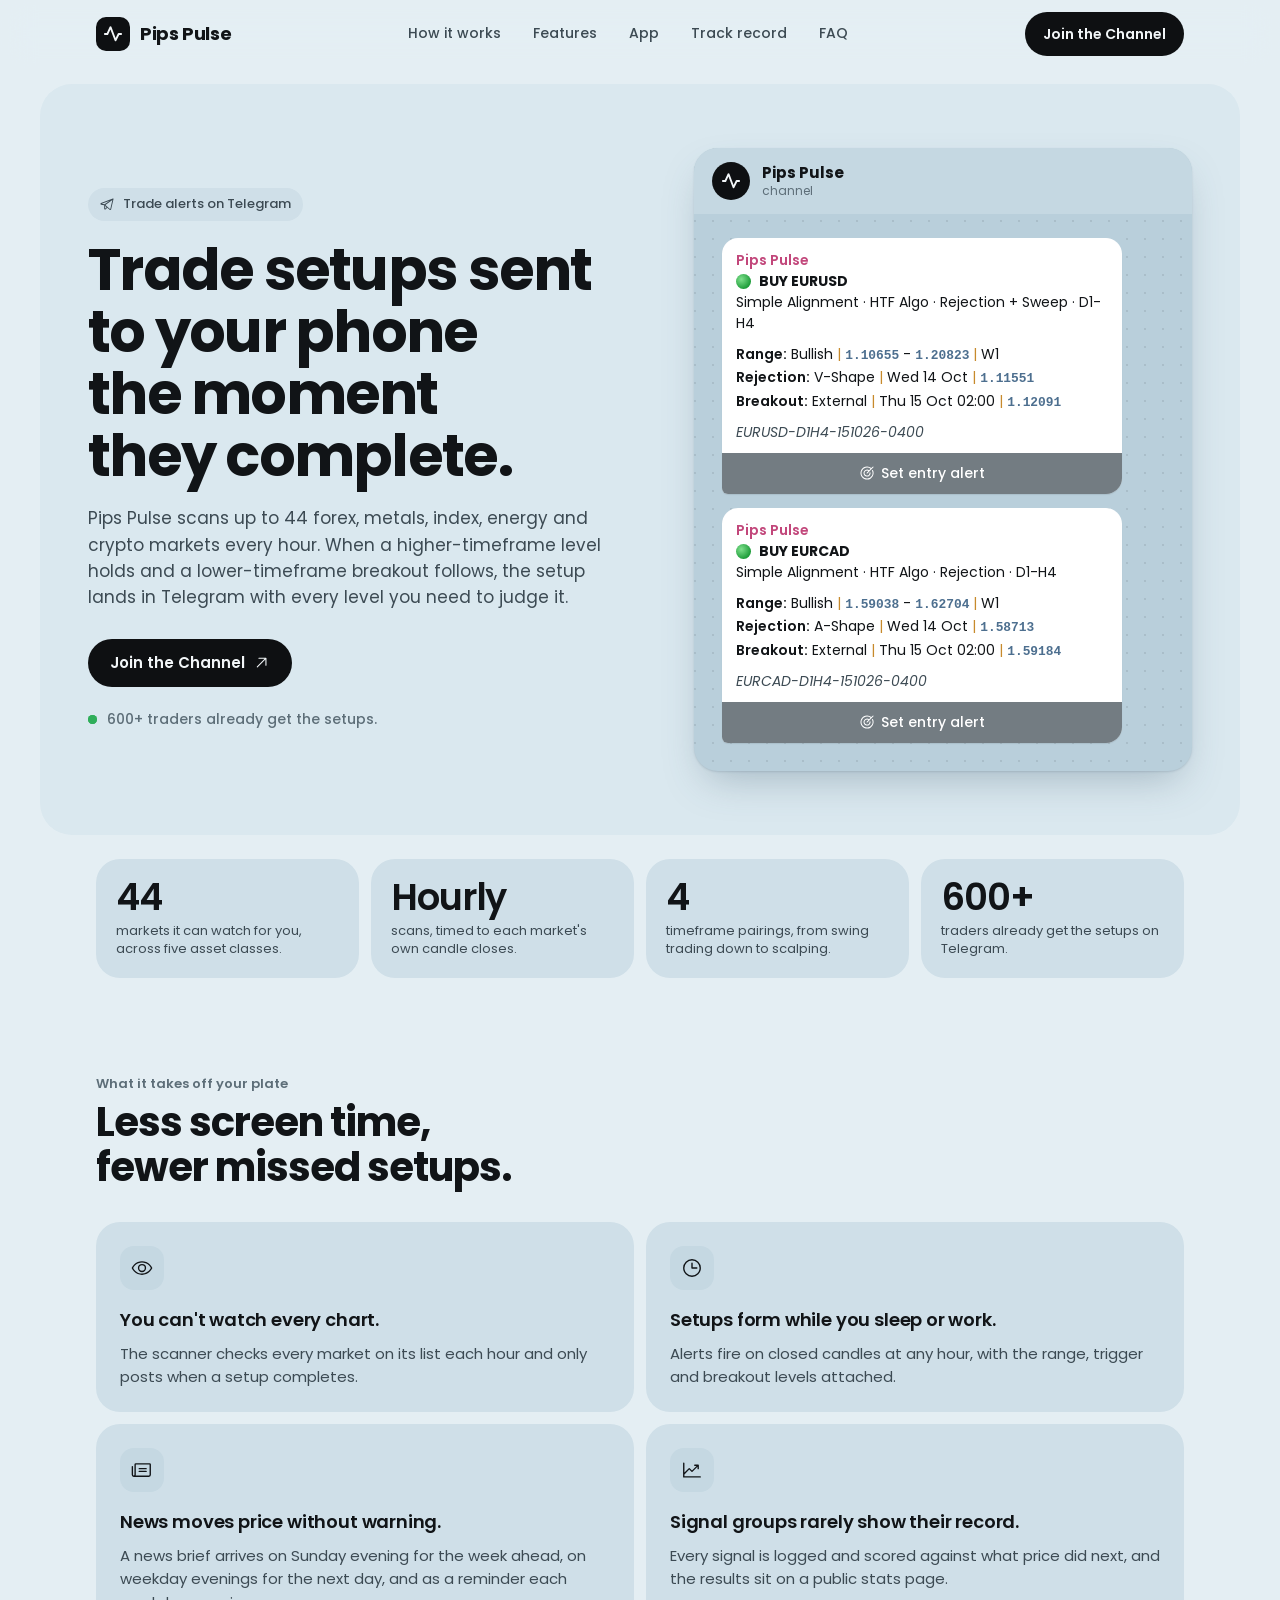
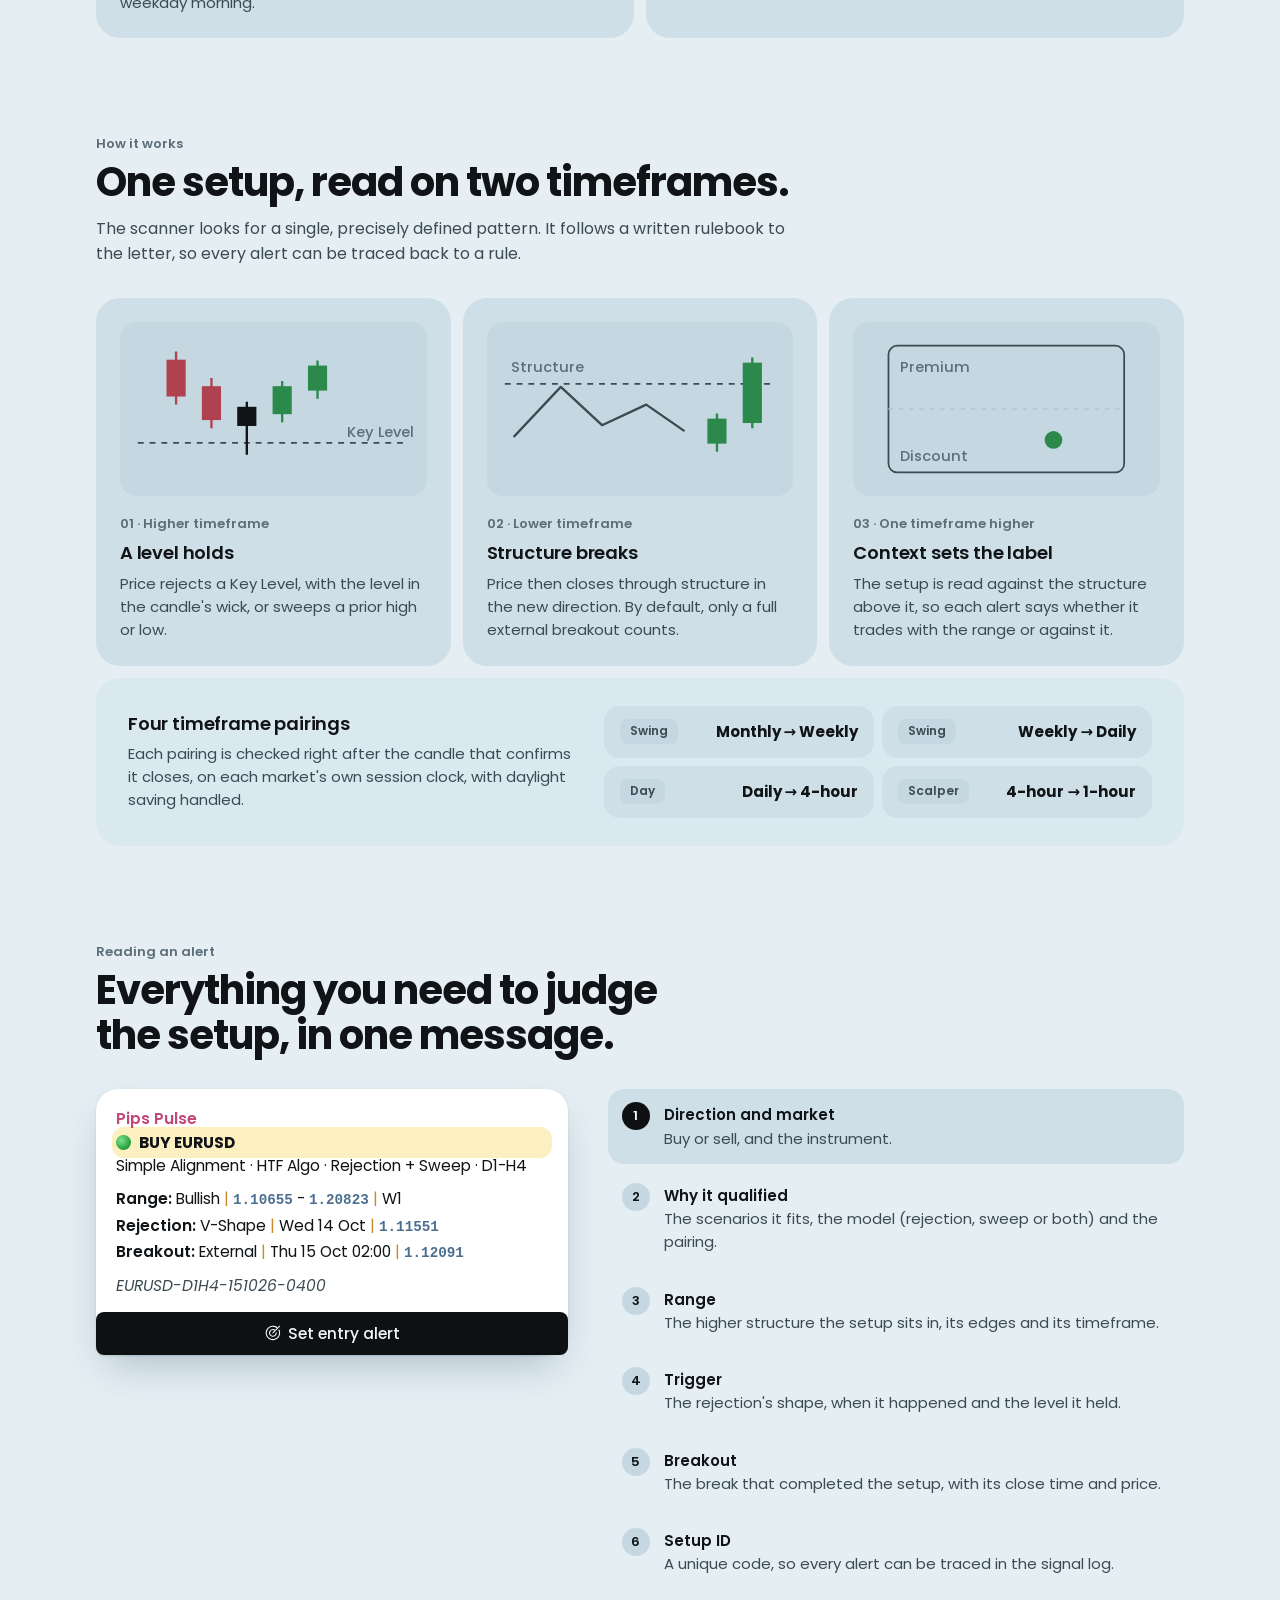
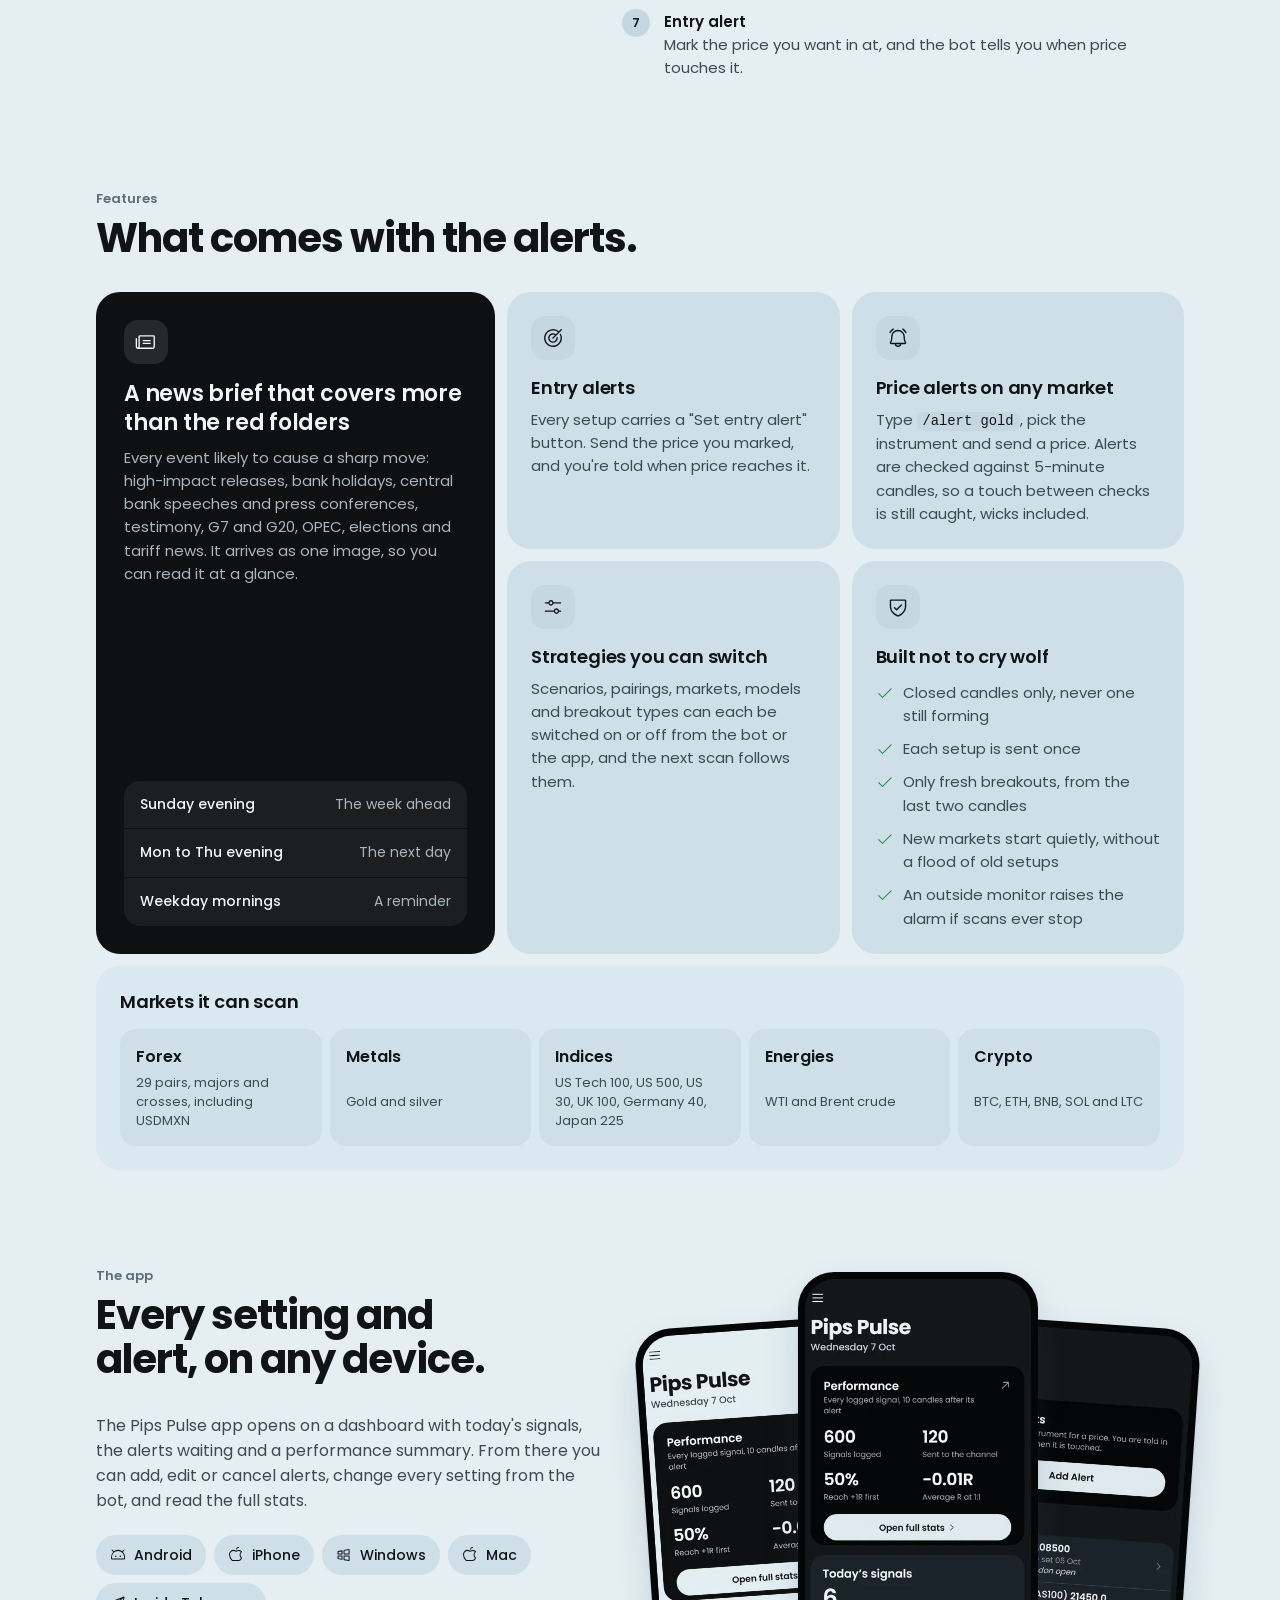
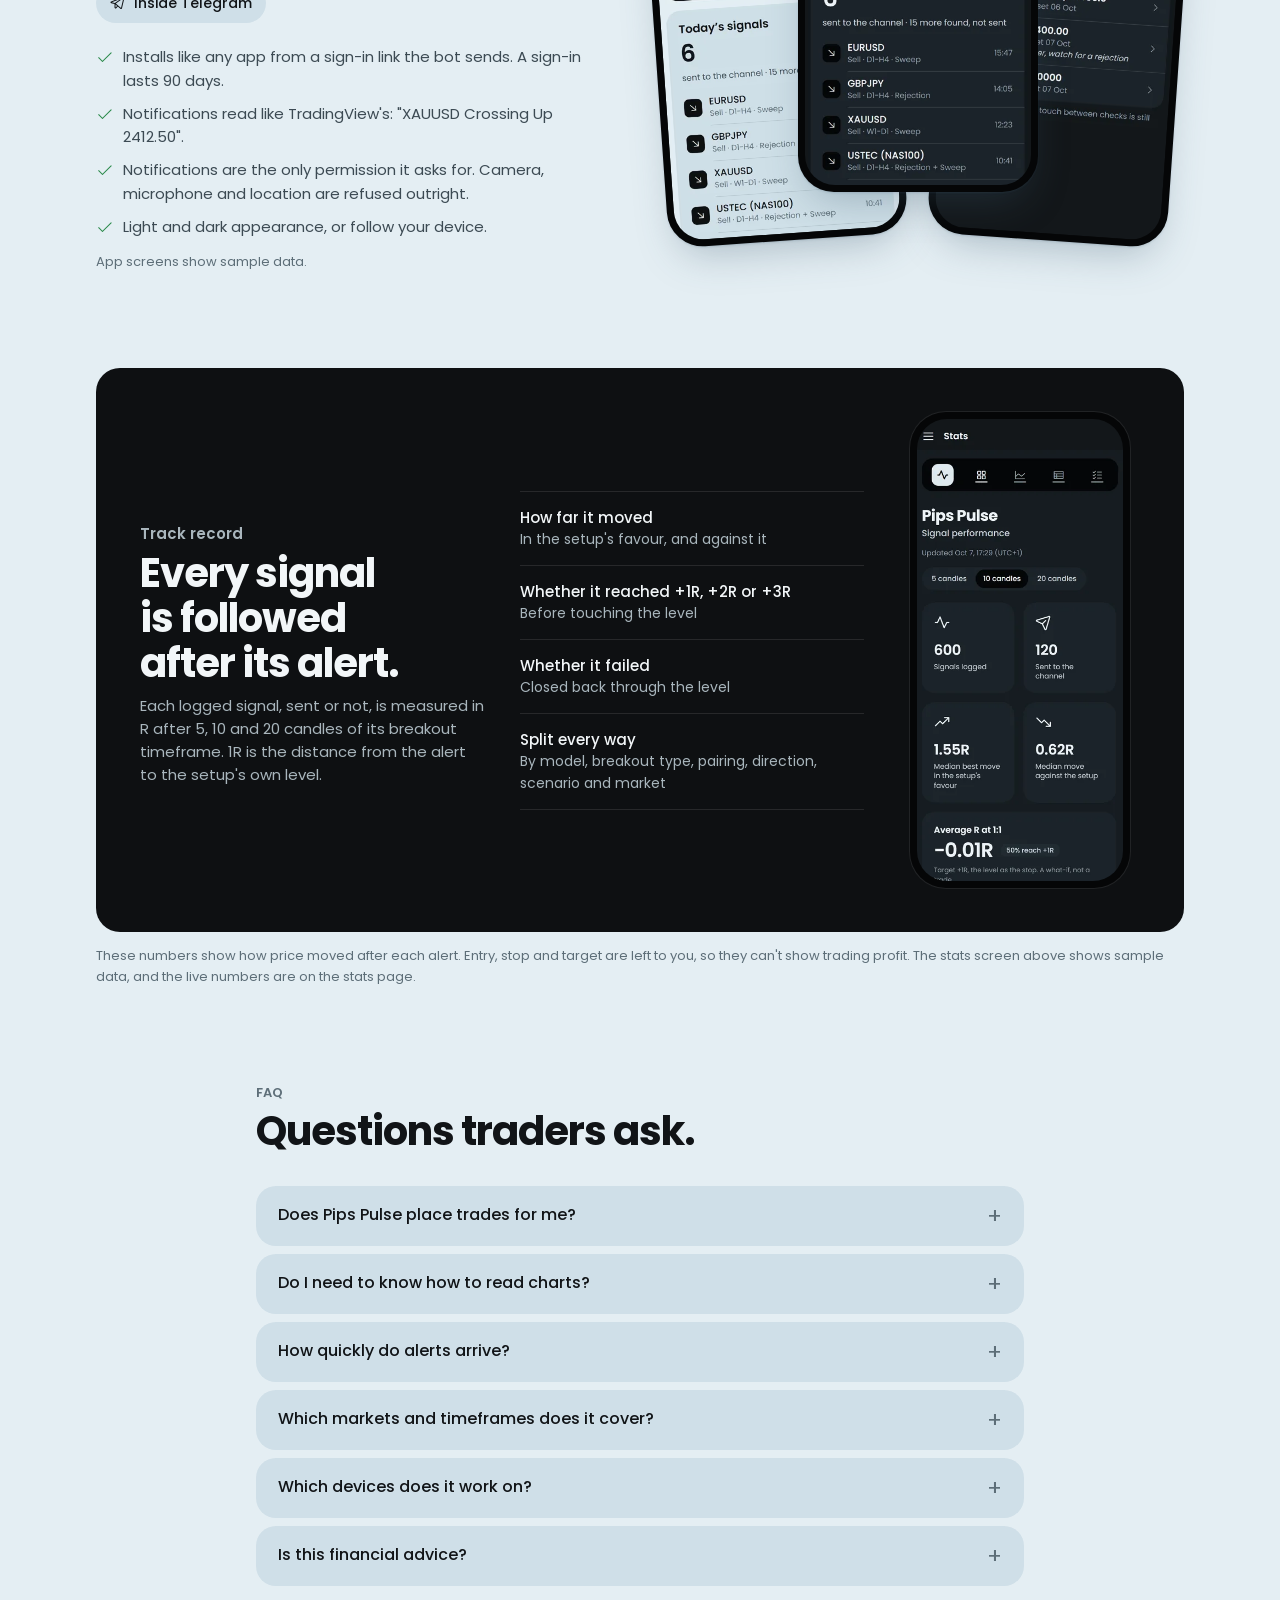
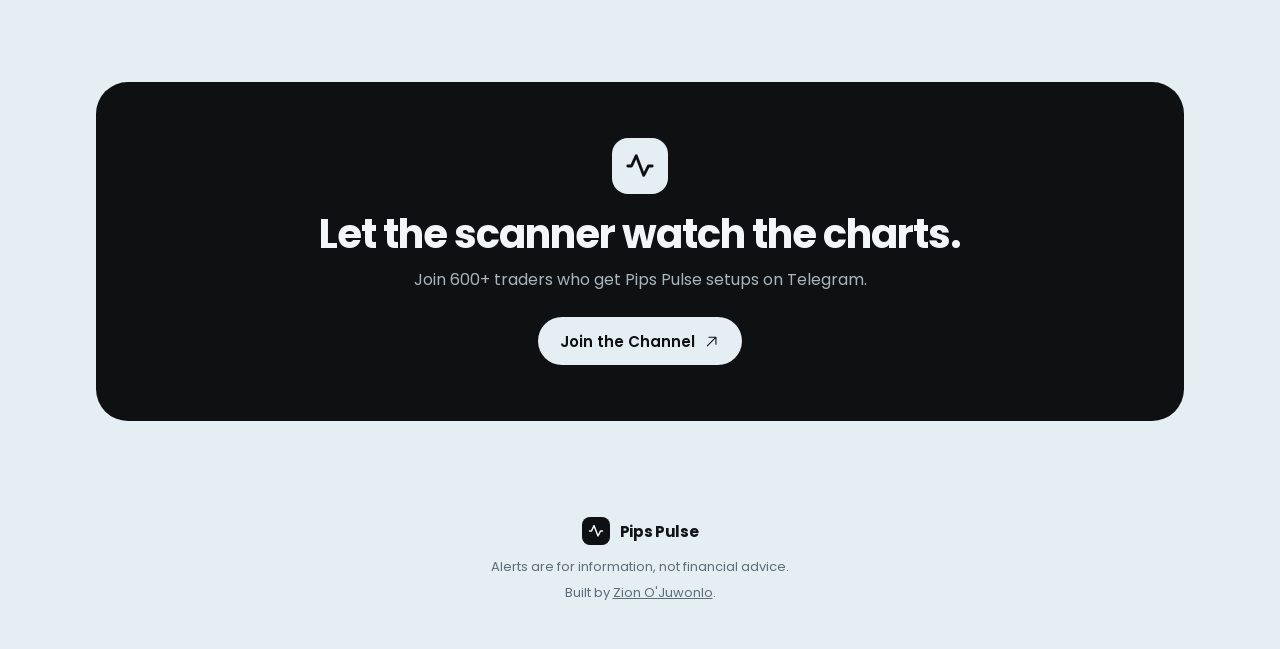
<file: public/index.html>
<!DOCTYPE html>
<html lang="en">
<head>
  <meta charset="utf-8" />
  <meta name="viewport" content="width=device-width, initial-scale=1" />
  <title>Pips Pulse | Trade setups sent to Telegram the moment they complete</title>
  <meta name="description" content="Pips Pulse scans up to 44 forex, metals, index, energy and crypto markets every hour and posts each completed setup to Telegram, with the range, trigger and breakout levels attached." />
  <meta name="theme-color" content="#e4eef3" media="(prefers-color-scheme: light)" />
  <meta name="theme-color" content="#12171b" media="(prefers-color-scheme: dark)" />
  <meta property="og:type" content="website" />
  <meta property="og:title" content="Pips Pulse | Trade setups sent to Telegram" />
  <meta property="og:description" content="Up to 44 markets scanned every hour. Each completed setup lands in Telegram with every level attached." />
  <link rel="canonical" href="https://pips-pulse.zion-ojuwonlo.workers.dev/" />
  <meta property="og:url" content="https://pips-pulse.zion-ojuwonlo.workers.dev/" />
  <meta property="og:image" content="https://pips-pulse.zion-ojuwonlo.workers.dev/assets/og.png" />
  <meta property="og:image:width" content="1200" />
  <meta property="og:image:height" content="630" />
  <meta name="twitter:image" content="https://pips-pulse.zion-ojuwonlo.workers.dev/assets/og.png" />
  <meta name="twitter:card" content="summary_large_image" />
  <link rel="icon" href="assets/favicon.svg" type="image/svg+xml" />
  <link rel="preconnect" href="https://fonts.googleapis.com" />
  <link rel="preconnect" href="https://fonts.gstatic.com" crossorigin />
  <link href="https://fonts.googleapis.com/css2?family=Poppins:wght@400;500;600;700&display=swap" rel="stylesheet" />
  <link rel="stylesheet" href="assets/site.css" />
  <script src="assets/boot.js"></script>
</head>
<body>
  <a class="skip" href="#main">Skip to content</a>

  <!-- ============ Header ============ -->
  <header class="top">
    <nav class="wrap nav" aria-label="Main">
      <a class="brand" href="#top" aria-label="Pips Pulse, back to top">
        <span class="mark"><svg class="ic" viewBox="0 0 256 256" fill="currentColor" aria-hidden="true" focusable="false"><path d="M244,128a12,12,0,0,1-12,12H207.42l-36.69,73.37A12,12,0,0,1,160,220h-.6a12,12,0,0,1-10.61-7.72L95,71.15,66.92,133A12,12,0,0,1,56,140H24a12,12,0,0,1,0-24H48.27L85.08,35a12,12,0,0,1,22.13.7l54.28,142.46,27.78-55.56A12,12,0,0,1,200,116h32A12,12,0,0,1,244,128Z"/></svg></span>
        Pips Pulse
      </a>
      <div class="nav-links">
        <a href="#how">How it works</a>
        <a href="#features">Features</a>
        <a href="#app">App</a>
        <a href="#record">Track record</a>
        <a href="#faq">FAQ</a>
      </div>
      <a class="btn btn-accent btn-sm" data-join href="#join">Join the Channel</a>
    </nav>
  </header>

  <main id="main">

    <!-- ============ Hero ============ -->
    <section id="top" class="hero">
      <div class="frame wrap-wide">
        <div class="hero-grid">
          <div class="hero-copy">
            <p class="eyebrow reveal"><svg class="ic" viewBox="0 0 256 256" fill="currentColor" aria-hidden="true" focusable="false"><path d="M228.88,26.19a9,9,0,0,0-9.16-1.57L17.06,103.93a14.22,14.22,0,0,0,2.43,27.21L72,141.45V200a15.92,15.92,0,0,0,10,14.83,15.91,15.91,0,0,0,17.51-3.73l25.32-26.26L165,220a15.88,15.88,0,0,0,10.51,4,16.3,16.3,0,0,0,5-.79,15.85,15.85,0,0,0,10.67-11.63L231.77,35A9,9,0,0,0,228.88,26.19Zm-61.14,36L78.15,126.35l-49.6-9.73ZM88,200V152.52l24.79,21.74Zm87.53,8L92.85,135.5l119-85.29Z"/></svg> Trade alerts on Telegram</p>
            <h1 class="reveal">Trade setups sent to your phone the moment they complete.</h1>
            <p class="lede reveal">Pips Pulse scans up to 44 forex, metals, index, energy and crypto markets every hour. When a higher-timeframe level holds and a lower-timeframe breakout follows, the setup lands in Telegram with every level you need to judge it.</p>
            <div class="hero-cta reveal">
              <a class="btn btn-accent" data-join href="#join">Join the Channel <svg class="ic" viewBox="0 0 256 256" fill="currentColor" aria-hidden="true" focusable="false"><path d="M200,64V168a8,8,0,0,1-16,0V83.31L69.66,197.66a8,8,0,0,1-11.32-11.32L172.69,72H88a8,8,0,0,1,0-16H192A8,8,0,0,1,200,64Z"/></svg></a>
            </div>
            <p class="social reveal"><span class="dot" aria-hidden="true"></span>600+ traders already get the setups.</p>
          </div>

          <div class="chat" aria-label="Two example alerts from the Pips Pulse channel">
            <div class="chat-head">
              <span class="chat-avatar"><svg class="ic" viewBox="0 0 256 256" fill="currentColor" aria-hidden="true" focusable="false"><path d="M244,128a12,12,0,0,1-12,12H207.42l-36.69,73.37A12,12,0,0,1,160,220h-.6a12,12,0,0,1-10.61-7.72L95,71.15,66.92,133A12,12,0,0,1,56,140H24a12,12,0,0,1,0-24H48.27L85.08,35a12,12,0,0,1,22.13.7l54.28,142.46,27.78-55.56A12,12,0,0,1,200,116h32A12,12,0,0,1,244,128Z"/></svg></span>
              <span><b>Pips Pulse</b><small>channel</small></span>
            </div>
            <div class="chat-feed">
              <article class="msg" data-msg>
                <p class="msg-from">Pips Pulse</p>
                <p class="msg-title"><span class="buy" aria-hidden="true"></span>BUY EURUSD</p>
                <p class="msg-tags">Simple Alignment · HTF Algo · Rejection + Sweep · D1-H4</p>
                <dl class="msg-lines">
                  <div><dt>Range:</dt><dd>Bullish <i>|</i> <code>1.10655</code> - <code>1.20823</code> <i>|</i> W1</dd></div>
                  <div><dt>Rejection:</dt><dd>V-Shape <i>|</i> Wed 14 Oct <i>|</i> <code>1.11551</code></dd></div>
                  <div><dt>Breakout:</dt><dd>External <i>|</i> Thu 15 Oct 02:00 <i>|</i> <code>1.12091</code></dd></div>
                </dl>
                <p class="msg-id">EURUSD-D1H4-151026-0400</p>
                <p class="msg-btn"><svg class="ic" viewBox="0 0 256 256" fill="currentColor" aria-hidden="true" focusable="false"><path d="M221.87,83.16A104.1,104.1,0,1,1,195.67,49l22.67-22.68a8,8,0,0,1,11.32,11.32l-96,96a8,8,0,0,1-11.32-11.32l27.72-27.72a40,40,0,1,0,17.87,31.09,8,8,0,1,1,16-.9,56,56,0,1,1-22.38-41.65L184.3,60.39a87.88,87.88,0,1,0,23.13,29.67,8,8,0,0,1,14.44-6.9Z"/></svg> Set entry alert</p>
              </article>
              <article class="msg" data-msg>
                <p class="msg-from">Pips Pulse</p>
                <p class="msg-title"><span class="buy" aria-hidden="true"></span>BUY EURCAD</p>
                <p class="msg-tags">Simple Alignment · HTF Algo · Rejection · D1-H4</p>
                <dl class="msg-lines">
                  <div><dt>Range:</dt><dd>Bullish <i>|</i> <code>1.59038</code> - <code>1.62704</code> <i>|</i> W1</dd></div>
                  <div><dt>Rejection:</dt><dd>A-Shape <i>|</i> Wed 14 Oct <i>|</i> <code>1.58713</code></dd></div>
                  <div><dt>Breakout:</dt><dd>External <i>|</i> Thu 15 Oct 02:00 <i>|</i> <code>1.59184</code></dd></div>
                </dl>
                <p class="msg-id">EURCAD-D1H4-151026-0400</p>
                <p class="msg-btn"><svg class="ic" viewBox="0 0 256 256" fill="currentColor" aria-hidden="true" focusable="false"><path d="M221.87,83.16A104.1,104.1,0,1,1,195.67,49l22.67-22.68a8,8,0,0,1,11.32,11.32l-96,96a8,8,0,0,1-11.32-11.32l27.72-27.72a40,40,0,1,0,17.87,31.09,8,8,0,1,1,16-.9,56,56,0,1,1-22.38-41.65L184.3,60.39a87.88,87.88,0,1,0,23.13,29.67,8,8,0,0,1,14.44-6.9Z"/></svg> Set entry alert</p>
              </article>
            </div>
          </div>
        </div>
      </div>
    </section>

    <!-- ============ Facts ============ -->
    <section class="wrap facts" aria-label="Pips Pulse in numbers">
      <div class="fact reveal"><b>44</b><span>markets it can watch for you, across five asset classes.</span></div>
      <div class="fact reveal"><b>Hourly</b><span>scans, timed to each market's own candle closes.</span></div>
      <div class="fact reveal"><b>4</b><span>timeframe pairings, from swing trading down to scalping.</span></div>
      <div class="fact reveal"><b>600+</b><span>traders already get the setups on Telegram.</span></div>
    </section>

    <!-- ============ Problems it solves ============ -->
    <section class="wrap section" aria-labelledby="fixes-title">
      <div class="head reveal">
        <p class="kicker">What it takes off your plate</p>
        <h2 id="fixes-title">Less screen time, fewer missed setups.</h2>
      </div>
      <div class="fixes">
        <article class="tile fix reveal">
          <span class="ic-wrap"><svg class="ic" viewBox="0 0 256 256" fill="currentColor" aria-hidden="true" focusable="false"><path d="M247.31,124.76c-.35-.79-8.82-19.58-27.65-38.41C194.57,61.26,162.88,48,128,48S61.43,61.26,36.34,86.35C17.51,105.18,9,124,8.69,124.76a8,8,0,0,0,0,6.5c.35.79,8.82,19.57,27.65,38.4C61.43,194.74,93.12,208,128,208s66.57-13.26,91.66-38.34c18.83-18.83,27.3-37.61,27.65-38.4A8,8,0,0,0,247.31,124.76ZM128,192c-30.78,0-57.67-11.19-79.93-33.25A133.47,133.47,0,0,1,25,128,133.33,133.33,0,0,1,48.07,97.25C70.33,75.19,97.22,64,128,64s57.67,11.19,79.93,33.25A133.46,133.46,0,0,1,231.05,128C223.84,141.46,192.43,192,128,192Zm0-112a48,48,0,1,0,48,48A48.05,48.05,0,0,0,128,80Zm0,80a32,32,0,1,1,32-32A32,32,0,0,1,128,160Z"/></svg></span>
          <p class="problem">You can't watch every chart.</p>
          <p>The scanner checks every market on its list each hour and only posts when a setup completes.</p>
        </article>
        <article class="tile fix reveal">
          <span class="ic-wrap"><svg class="ic" viewBox="0 0 256 256" fill="currentColor" aria-hidden="true" focusable="false"><path d="M128,24A104,104,0,1,0,232,128,104.11,104.11,0,0,0,128,24Zm0,192a88,88,0,1,1,88-88A88.1,88.1,0,0,1,128,216Zm64-88a8,8,0,0,1-8,8H128a8,8,0,0,1-8-8V72a8,8,0,0,1,16,0v48h48A8,8,0,0,1,192,128Z"/></svg></span>
          <p class="problem">Setups form while you sleep or work.</p>
          <p>Alerts fire on closed candles at any hour, with the range, trigger and breakout levels attached.</p>
        </article>
        <article class="tile fix reveal">
          <span class="ic-wrap"><svg class="ic" viewBox="0 0 256 256" fill="currentColor" aria-hidden="true" focusable="false"><path d="M88,112a8,8,0,0,1,8-8h80a8,8,0,0,1,0,16H96A8,8,0,0,1,88,112Zm8,40h80a8,8,0,0,0,0-16H96a8,8,0,0,0,0,16ZM232,64V184a24,24,0,0,1-24,24H32A24,24,0,0,1,8,184.11V88a8,8,0,0,1,16,0v96a8,8,0,0,0,16,0V64A16,16,0,0,1,56,48H216A16,16,0,0,1,232,64Zm-16,0H56V184a23.84,23.84,0,0,1-1.37,8H208a8,8,0,0,0,8-8Z"/></svg></span>
          <p class="problem">News moves price without warning.</p>
          <p>A news brief arrives on Sunday evening for the week ahead, on weekday evenings for the next day, and as a reminder each weekday morning.</p>
        </article>
        <article class="tile fix reveal">
          <span class="ic-wrap"><svg class="ic" viewBox="0 0 256 256" fill="currentColor" aria-hidden="true" focusable="false"><path d="M232,208a8,8,0,0,1-8,8H32a8,8,0,0,1-8-8V48a8,8,0,0,1,16,0V156.69l50.34-50.35a8,8,0,0,1,11.32,0L128,132.69,180.69,80H160a8,8,0,0,1,0-16h40a8,8,0,0,1,8,8v40a8,8,0,0,1-16,0V91.31l-58.34,58.35a8,8,0,0,1-11.32,0L96,123.31l-56,56V200H224A8,8,0,0,1,232,208Z"/></svg></span>
          <p class="problem">Signal groups rarely show their record.</p>
          <p>Every signal is logged and scored against what price did next, and the results sit on a public stats page.</p>
        </article>
      </div>
    </section>

    <!-- ============ How it works ============ -->
    <section id="how" class="wrap section" aria-labelledby="how-title">
      <div class="head reveal">
        <p class="kicker">How it works</p>
        <h2 id="how-title">One setup, read on two timeframes.</h2>
        <p class="sub">The scanner looks for a single, precisely defined pattern. It follows a written rulebook to the letter, so every alert can be traced back to a rule.</p>
      </div>
      <ol class="steps">
        <li class="tile step reveal">
          <svg class="diagram" viewBox="0 0 200 110" aria-hidden="true">
            <line class="lvl" x1="8" y1="78" x2="192" y2="78" />
            <g class="cndl dn"><line x1="34" y1="16" x2="34" y2="52"/><rect x="28" y="22" width="12" height="24"/></g>
            <g class="cndl dn"><line x1="58" y1="34" x2="58" y2="68"/><rect x="52" y="40" width="12" height="22"/></g>
            <g class="cndl hit"><line x1="82" y1="50" x2="82" y2="86"/><rect x="76" y="54" width="12" height="12"/></g>
            <g class="cndl up"><line x1="106" y1="36" x2="106" y2="64"/><rect x="100" y="40" width="12" height="18"/></g>
            <g class="cndl up"><line x1="130" y1="22" x2="130" y2="48"/><rect x="124" y="26" width="12" height="16"/></g>
            <text x="150" y="74">Key Level</text>
          </svg>
          <p class="step-n">01 · Higher timeframe</p>
          <h3>A level holds</h3>
          <p>Price rejects a Key Level, with the level in the candle's wick, or sweeps a prior high or low.</p>
        </li>
        <li class="tile step reveal">
          <svg class="diagram" viewBox="0 0 200 110" aria-hidden="true">
            <line class="lvl" x1="8" y1="38" x2="192" y2="38" />
            <polyline class="path" points="14,74 46,40 74,66 104,52 130,70" />
            <g class="cndl up"><line x1="152" y1="58" x2="152" y2="84"/><rect x="146" y="62" width="12" height="16"/></g>
            <g class="cndl brk"><line x1="176" y1="20" x2="176" y2="68"/><rect x="170" y="24" width="12" height="40"/></g>
            <text x="12" y="30">Structure</text>
          </svg>
          <p class="step-n">02 · Lower timeframe</p>
          <h3>Structure breaks</h3>
          <p>Price then closes through structure in the new direction. By default, only a full external breakout counts.</p>
        </li>
        <li class="tile step reveal">
          <svg class="diagram" viewBox="0 0 200 110" aria-hidden="true">
            <rect class="range" x="20" y="12" width="160" height="86" rx="6" />
            <line class="mid" x1="20" y1="55" x2="180" y2="55" />
            <text x="28" y="30">Premium</text>
            <text x="28" y="90">Discount</text>
            <circle class="spot" cx="132" cy="76" r="6" />
          </svg>
          <p class="step-n">03 · One timeframe higher</p>
          <h3>Context sets the label</h3>
          <p>The setup is read against the structure above it, so each alert says whether it trades with the range or against it.</p>
        </li>
      </ol>

      <div class="pairings reveal">
        <div>
          <h3>Four timeframe pairings</h3>
          <p>Each pairing is checked right after the candle that confirms it closes, on each market's own session clock, with daylight saving handled.</p>
        </div>
        <ul>
          <li><span class="pace">Swing</span><b>Monthly → Weekly</b></li>
          <li><span class="pace">Swing</span><b>Weekly → Daily</b></li>
          <li><span class="pace">Day</span><b>Daily → 4-hour</b></li>
          <li><span class="pace">Scalper</span><b>4-hour → 1-hour</b></li>
        </ul>
      </div>
    </section>

    <!-- ============ Anatomy of an alert ============ -->
    <section class="wrap section" aria-labelledby="anatomy-title">
      <div class="head reveal">
        <p class="kicker">Reading an alert</p>
        <h2 id="anatomy-title">Everything you need to judge the setup, in one message.</h2>
      </div>
      <div class="anatomy">
        <article class="msg msg-big reveal" aria-hidden="true">
          <p class="msg-from">Pips Pulse</p>
          <p class="msg-title" data-part="1"><span class="buy"></span>BUY EURUSD</p>
          <p class="msg-tags" data-part="2">Simple Alignment · HTF Algo · Rejection + Sweep · D1-H4</p>
          <dl class="msg-lines">
            <div data-part="3"><dt>Range:</dt><dd>Bullish <i>|</i> <code>1.10655</code> - <code>1.20823</code> <i>|</i> W1</dd></div>
            <div data-part="4"><dt>Rejection:</dt><dd>V-Shape <i>|</i> Wed 14 Oct <i>|</i> <code>1.11551</code></dd></div>
            <div data-part="5"><dt>Breakout:</dt><dd>External <i>|</i> Thu 15 Oct 02:00 <i>|</i> <code>1.12091</code></dd></div>
          </dl>
          <p class="msg-id" data-part="6">EURUSD-D1H4-151026-0400</p>
          <p class="msg-btn" data-part="7"><svg class="ic" viewBox="0 0 256 256" fill="currentColor" aria-hidden="true" focusable="false"><path d="M221.87,83.16A104.1,104.1,0,1,1,195.67,49l22.67-22.68a8,8,0,0,1,11.32,11.32l-96,96a8,8,0,0,1-11.32-11.32l27.72-27.72a40,40,0,1,0,17.87,31.09,8,8,0,1,1,16-.9,56,56,0,1,1-22.38-41.65L184.3,60.39a87.88,87.88,0,1,0,23.13,29.67,8,8,0,0,1,14.44-6.9Z"/></svg> Set entry alert</p>
        </article>
        <ol class="parts">
          <li data-for="1"><b>Direction and market</b> Buy or sell, and the instrument.</li>
          <li data-for="2"><b>Why it qualified</b> The scenarios it fits, the model (rejection, sweep or both) and the pairing.</li>
          <li data-for="3"><b>Range</b> The higher structure the setup sits in, its edges and its timeframe.</li>
          <li data-for="4"><b>Trigger</b> The rejection's shape, when it happened and the level it held.</li>
          <li data-for="5"><b>Breakout</b> The break that completed the setup, with its close time and price.</li>
          <li data-for="6"><b>Setup ID</b> A unique code, so every alert can be traced in the signal log.</li>
          <li data-for="7"><b>Entry alert</b> Mark the price you want in at, and the bot tells you when price touches it.</li>
        </ol>
      </div>
    </section>

    <!-- ============ Features ============ -->
    <section id="features" class="wrap section" aria-labelledby="features-title">
      <div class="head reveal">
        <p class="kicker">Features</p>
        <h2 id="features-title">What comes with the alerts.</h2>
      </div>
      <div class="features">
        <article class="card feature-news reveal">
          <span class="ic-wrap light"><svg class="ic" viewBox="0 0 256 256" fill="currentColor" aria-hidden="true" focusable="false"><path d="M88,112a8,8,0,0,1,8-8h80a8,8,0,0,1,0,16H96A8,8,0,0,1,88,112Zm8,40h80a8,8,0,0,0,0-16H96a8,8,0,0,0,0,16ZM232,64V184a24,24,0,0,1-24,24H32A24,24,0,0,1,8,184.11V88a8,8,0,0,1,16,0v96a8,8,0,0,0,16,0V64A16,16,0,0,1,56,48H216A16,16,0,0,1,232,64Zm-16,0H56V184a23.84,23.84,0,0,1-1.37,8H208a8,8,0,0,0,8-8Z"/></svg></span>
          <h3>A news brief that covers more than the red folders</h3>
          <p>Every event likely to cause a sharp move: high-impact releases, bank holidays, central bank speeches and press conferences, testimony, G7 and G20, OPEC, elections and tariff news. It arrives as one image, so you can read it at a glance.</p>
          <ul class="when">
            <li><b>Sunday evening</b> The week ahead</li>
            <li><b>Mon to Thu evening</b> The next day</li>
            <li><b>Weekday mornings</b> A reminder</li>
          </ul>
        </article>
        <article class="tile reveal">
          <span class="ic-wrap"><svg class="ic" viewBox="0 0 256 256" fill="currentColor" aria-hidden="true" focusable="false"><path d="M221.87,83.16A104.1,104.1,0,1,1,195.67,49l22.67-22.68a8,8,0,0,1,11.32,11.32l-96,96a8,8,0,0,1-11.32-11.32l27.72-27.72a40,40,0,1,0,17.87,31.09,8,8,0,1,1,16-.9,56,56,0,1,1-22.38-41.65L184.3,60.39a87.88,87.88,0,1,0,23.13,29.67,8,8,0,0,1,14.44-6.9Z"/></svg></span>
          <h3>Entry alerts</h3>
          <p>Every setup carries a "Set entry alert" button. Send the price you marked, and you're told when price reaches it.</p>
        </article>
        <article class="tile reveal">
          <span class="ic-wrap"><svg class="ic" viewBox="0 0 256 256" fill="currentColor" aria-hidden="true" focusable="false"><path d="M224,71.1a8,8,0,0,1-10.78-3.42,94.13,94.13,0,0,0-33.46-36.91,8,8,0,1,1,8.54-13.54,111.46,111.46,0,0,1,39.12,43.09A8,8,0,0,1,224,71.1ZM35.71,72a8,8,0,0,0,7.1-4.32A94.13,94.13,0,0,1,76.27,30.77a8,8,0,1,0-8.54-13.54A111.46,111.46,0,0,0,28.61,60.32,8,8,0,0,0,35.71,72Zm186.1,103.94A16,16,0,0,1,208,200H167.2a40,40,0,0,1-78.4,0H48a16,16,0,0,1-13.79-24.06C43.22,160.39,48,138.28,48,112a80,80,0,0,1,160,0C208,138.27,212.78,160.38,221.81,175.94ZM150.62,200H105.38a24,24,0,0,0,45.24,0ZM208,184c-10.64-18.27-16-42.49-16-72a64,64,0,0,0-128,0c0,29.52-5.38,53.74-16,72Z"/></svg></span>
          <h3>Price alerts on any market</h3>
          <p>Type <code>/alert gold</code>, pick the instrument and send a price. Alerts are checked against 5-minute candles, so a touch between checks is still caught, wicks included.</p>
        </article>
        <article class="tile reveal">
          <span class="ic-wrap"><svg class="ic" viewBox="0 0 256 256" fill="currentColor" aria-hidden="true" focusable="false"><path d="M40,88H73a32,32,0,0,0,62,0h81a8,8,0,0,0,0-16H135a32,32,0,0,0-62,0H40a8,8,0,0,0,0,16Zm64-24A16,16,0,1,1,88,80,16,16,0,0,1,104,64ZM216,168H199a32,32,0,0,0-62,0H40a8,8,0,0,0,0,16h97a32,32,0,0,0,62,0h17a8,8,0,0,0,0-16Zm-48,24a16,16,0,1,1,16-16A16,16,0,0,1,168,192Z"/></svg></span>
          <h3>Strategies you can switch</h3>
          <p>Scenarios, pairings, markets, models and breakout types can each be switched on or off from the bot or the app, and the next scan follows them.</p>
        </article>
        <article class="tile reveal">
          <span class="ic-wrap"><svg class="ic" viewBox="0 0 256 256" fill="currentColor" aria-hidden="true" focusable="false"><path d="M208,40H48A16,16,0,0,0,32,56v56c0,52.72,25.52,84.67,46.93,102.19,23.06,18.86,46,25.26,47,25.53a8,8,0,0,0,4.2,0c1-.27,23.91-6.67,47-25.53C198.48,196.67,224,164.72,224,112V56A16,16,0,0,0,208,40Zm0,72c0,37.07-13.66,67.16-40.6,89.42A129.3,129.3,0,0,1,128,223.62a128.25,128.25,0,0,1-38.92-21.81C61.82,179.51,48,149.3,48,112l0-56,160,0ZM82.34,141.66a8,8,0,0,1,11.32-11.32L112,148.69l50.34-50.35a8,8,0,0,1,11.32,11.32l-56,56a8,8,0,0,1-11.32,0Z"/></svg></span>
          <h3>Built not to cry wolf</h3>
          <ul class="ticks">
            <li><svg class="ic" viewBox="0 0 256 256" fill="currentColor" aria-hidden="true" focusable="false"><path d="M229.66,77.66l-128,128a8,8,0,0,1-11.32,0l-56-56a8,8,0,0,1,11.32-11.32L96,188.69,218.34,66.34a8,8,0,0,1,11.32,11.32Z"/></svg> Closed candles only, never one still forming</li>
            <li><svg class="ic" viewBox="0 0 256 256" fill="currentColor" aria-hidden="true" focusable="false"><path d="M229.66,77.66l-128,128a8,8,0,0,1-11.32,0l-56-56a8,8,0,0,1,11.32-11.32L96,188.69,218.34,66.34a8,8,0,0,1,11.32,11.32Z"/></svg> Each setup is sent once</li>
            <li><svg class="ic" viewBox="0 0 256 256" fill="currentColor" aria-hidden="true" focusable="false"><path d="M229.66,77.66l-128,128a8,8,0,0,1-11.32,0l-56-56a8,8,0,0,1,11.32-11.32L96,188.69,218.34,66.34a8,8,0,0,1,11.32,11.32Z"/></svg> Only fresh breakouts, from the last two candles</li>
            <li><svg class="ic" viewBox="0 0 256 256" fill="currentColor" aria-hidden="true" focusable="false"><path d="M229.66,77.66l-128,128a8,8,0,0,1-11.32,0l-56-56a8,8,0,0,1,11.32-11.32L96,188.69,218.34,66.34a8,8,0,0,1,11.32,11.32Z"/></svg> New markets start quietly, without a flood of old setups</li>
            <li><svg class="ic" viewBox="0 0 256 256" fill="currentColor" aria-hidden="true" focusable="false"><path d="M229.66,77.66l-128,128a8,8,0,0,1-11.32,0l-56-56a8,8,0,0,1,11.32-11.32L96,188.69,218.34,66.34a8,8,0,0,1,11.32,11.32Z"/></svg> An outside monitor raises the alarm if scans ever stop</li>
          </ul>
        </article>
      </div>

      <div class="markets reveal">
        <h3>Markets it can scan</h3>
        <div class="mk-groups">
          <div><b>Forex</b><span>29 pairs, majors and crosses, including USDMXN</span></div>
          <div><b>Metals</b><span>Gold and silver</span></div>
          <div><b>Indices</b><span>US Tech 100, US 500, US 30, UK 100, Germany 40, Japan 225</span></div>
          <div><b>Energies</b><span>WTI and Brent crude</span></div>
          <div><b>Crypto</b><span>BTC, ETH, BNB, SOL and LTC</span></div>
        </div>
      </div>
    </section>

    <!-- ============ The app ============ -->
    <section id="app" class="section app-section" aria-labelledby="app-title">
      <div class="wrap app-grid">
        <div class="app-copy">
          <div class="head reveal">
            <p class="kicker">The app</p>
            <h2 id="app-title">Every setting and alert, on any device.</h2>
          </div>
          <p class="reveal">The Pips Pulse app opens on a dashboard with today's signals, the alerts waiting and a performance summary. From there you can add, edit or cancel alerts, change every setting from the bot, and read the full stats.</p>
          <ul class="platforms reveal" aria-label="Platforms">
            <li><svg class="ic" viewBox="0 0 256 256" fill="currentColor" aria-hidden="true" focusable="false"><path d="M176,148a12,12,0,1,1-12-12A12,12,0,0,1,176,148ZM92,136a12,12,0,1,0,12,12A12,12,0,0,0,92,136Zm148,24v24a16,16,0,0,1-16,16H32a16,16,0,0,1-16-16V161.13A113.38,113.38,0,0,1,51.4,78.72L26.34,53.66A8,8,0,0,1,37.66,42.34L63.82,68.5a111.43,111.43,0,0,1,128.55-.19l26-26a8,8,0,0,1,11.32,11.32L204.82,78.5c.75.71,1.5,1.43,2.24,2.17A111.25,111.25,0,0,1,240,160Zm-16,0a96,96,0,0,0-96-96h-.34C74.91,64.18,32,107.75,32,161.13V184H224Z"/></svg> Android</li>
            <li><svg class="ic" viewBox="0 0 256 256" fill="currentColor" aria-hidden="true" focusable="false"><path d="M223.3,169.59a8.07,8.07,0,0,0-2.8-3.4C203.53,154.53,200,134.64,200,120c0-17.67,13.47-33.06,21.5-40.67a8,8,0,0,0,0-11.62C208.82,55.74,187.82,48,168,48a72.2,72.2,0,0,0-40,12.13,71.56,71.56,0,0,0-90.71,9.09A74.63,74.63,0,0,0,16,123.4a127.06,127.06,0,0,0,40.14,89.73A39.8,39.8,0,0,0,83.59,224h87.68a39.84,39.84,0,0,0,29.12-12.57,125,125,0,0,0,17.82-24.6C225.23,174,224.33,172,223.3,169.59Zm-34.63,30.94a23.76,23.76,0,0,1-17.4,7.47H83.59a23.82,23.82,0,0,1-16.44-6.51A111.14,111.14,0,0,1,32,123,58.5,58.5,0,0,1,48.65,80.47,54.81,54.81,0,0,1,88,64h.78A55.45,55.45,0,0,1,123,76.28a8,8,0,0,0,10,0A55.44,55.44,0,0,1,168,64a70.64,70.64,0,0,1,36,10.35c-13,14.52-20,30.47-20,45.65,0,23.77,7.64,42.73,22.18,55.3A105.82,105.82,0,0,1,188.67,200.53ZM128.23,30A40,40,0,0,1,167,0h1a8,8,0,0,1,0,16h-1a24,24,0,0,0-23.24,18,8,8,0,1,1-15.5-4Z"/></svg> iPhone</li>
            <li><svg class="ic" viewBox="0 0 256 256" fill="currentColor" aria-hidden="true" focusable="false"><path d="M208,136H128a8,8,0,0,0-8,8v57.45a8,8,0,0,0,6.57,7.88l80,14.54A7.61,7.61,0,0,0,208,224a8,8,0,0,0,8-8V144A8,8,0,0,0,208,136Zm-8,70.41-64-11.63V152h64ZM96,136H32a8,8,0,0,0-8,8v40a8,8,0,0,0,6.57,7.87l64,11.64a8.54,8.54,0,0,0,1.43.13,8,8,0,0,0,8-8V144A8,8,0,0,0,96,136Zm-8,50.05-48-8.73V152H88ZM213.13,33.86a8,8,0,0,0-6.56-1.73l-80,14.55A8,8,0,0,0,120,54.55V112a8,8,0,0,0,8,8h80a8,8,0,0,0,8-8V40A8,8,0,0,0,213.13,33.86ZM200,104H136V61.22l64-11.63ZM101.13,54.22a8,8,0,0,0-6.56-1.73l-64,11.64A8,8,0,0,0,24,72v40a8,8,0,0,0,8,8H96a8,8,0,0,0,8-8V60.36A8,8,0,0,0,101.13,54.22ZM88,104H40V78.68L88,70Z"/></svg> Windows</li>
            <li><svg class="ic" viewBox="0 0 256 256" fill="currentColor" aria-hidden="true" focusable="false"><path d="M223.3,169.59a8.07,8.07,0,0,0-2.8-3.4C203.53,154.53,200,134.64,200,120c0-17.67,13.47-33.06,21.5-40.67a8,8,0,0,0,0-11.62C208.82,55.74,187.82,48,168,48a72.2,72.2,0,0,0-40,12.13,71.56,71.56,0,0,0-90.71,9.09A74.63,74.63,0,0,0,16,123.4a127.06,127.06,0,0,0,40.14,89.73A39.8,39.8,0,0,0,83.59,224h87.68a39.84,39.84,0,0,0,29.12-12.57,125,125,0,0,0,17.82-24.6C225.23,174,224.33,172,223.3,169.59Zm-34.63,30.94a23.76,23.76,0,0,1-17.4,7.47H83.59a23.82,23.82,0,0,1-16.44-6.51A111.14,111.14,0,0,1,32,123,58.5,58.5,0,0,1,48.65,80.47,54.81,54.81,0,0,1,88,64h.78A55.45,55.45,0,0,1,123,76.28a8,8,0,0,0,10,0A55.44,55.44,0,0,1,168,64a70.64,70.64,0,0,1,36,10.35c-13,14.52-20,30.47-20,45.65,0,23.77,7.64,42.73,22.18,55.3A105.82,105.82,0,0,1,188.67,200.53ZM128.23,30A40,40,0,0,1,167,0h1a8,8,0,0,1,0,16h-1a24,24,0,0,0-23.24,18,8,8,0,1,1-15.5-4Z"/></svg> Mac</li>
            <li><svg class="ic" viewBox="0 0 256 256" fill="currentColor" aria-hidden="true" focusable="false"><path d="M228.88,26.19a9,9,0,0,0-9.16-1.57L17.06,103.93a14.22,14.22,0,0,0,2.43,27.21L72,141.45V200a15.92,15.92,0,0,0,10,14.83,15.91,15.91,0,0,0,17.51-3.73l25.32-26.26L165,220a15.88,15.88,0,0,0,10.51,4,16.3,16.3,0,0,0,5-.79,15.85,15.85,0,0,0,10.67-11.63L231.77,35A9,9,0,0,0,228.88,26.19Zm-61.14,36L78.15,126.35l-49.6-9.73ZM88,200V152.52l24.79,21.74Zm87.53,8L92.85,135.5l119-85.29Z"/></svg> Inside Telegram</li>
          </ul>
          <ul class="ticks reveal">
            <li><svg class="ic" viewBox="0 0 256 256" fill="currentColor" aria-hidden="true" focusable="false"><path d="M229.66,77.66l-128,128a8,8,0,0,1-11.32,0l-56-56a8,8,0,0,1,11.32-11.32L96,188.69,218.34,66.34a8,8,0,0,1,11.32,11.32Z"/></svg> Installs like any app from a sign-in link the bot sends. A sign-in lasts 90 days.</li>
            <li><svg class="ic" viewBox="0 0 256 256" fill="currentColor" aria-hidden="true" focusable="false"><path d="M229.66,77.66l-128,128a8,8,0,0,1-11.32,0l-56-56a8,8,0,0,1,11.32-11.32L96,188.69,218.34,66.34a8,8,0,0,1,11.32,11.32Z"/></svg> Notifications read like TradingView's: "XAUUSD Crossing Up 2412.50".</li>
            <li><svg class="ic" viewBox="0 0 256 256" fill="currentColor" aria-hidden="true" focusable="false"><path d="M229.66,77.66l-128,128a8,8,0,0,1-11.32,0l-56-56a8,8,0,0,1,11.32-11.32L96,188.69,218.34,66.34a8,8,0,0,1,11.32,11.32Z"/></svg> Notifications are the only permission it asks for. Camera, microphone and location are refused outright.</li>
            <li><svg class="ic" viewBox="0 0 256 256" fill="currentColor" aria-hidden="true" focusable="false"><path d="M229.66,77.66l-128,128a8,8,0,0,1-11.32,0l-56-56a8,8,0,0,1,11.32-11.32L96,188.69,218.34,66.34a8,8,0,0,1,11.32,11.32Z"/></svg> Light and dark appearance, or follow your device.</li>
          </ul>
        </div>
        <div class="phones" aria-label="App screens">
          <figure class="phone p1 reveal"><img src="assets/screens/dashboard-light.webp" width="390" height="844" alt="Pips Pulse dashboard in light mode: performance card and today's signals" loading="lazy" /></figure>
          <figure class="phone p2 reveal"><img src="assets/screens/dashboard-dark.webp" width="390" height="844" alt="Pips Pulse dashboard in dark mode" loading="lazy" /></figure>
          <figure class="phone p3 reveal"><img src="assets/screens/alerts-dark.webp" width="390" height="844" alt="Alerts screen listing price alerts waiting to be touched" loading="lazy" /></figure>
        </div>
      </div>
      <p class="wrap note">App screens show sample data.</p>
    </section>

    <!-- ============ Track record ============ -->
    <section id="record" class="wrap section" aria-labelledby="record-title">
      <div class="record card reveal">
        <div class="record-copy">
          <p class="kicker light">Track record</p>
          <h2 id="record-title">Every signal is followed after its alert.</h2>
          <p>Each logged signal, sent or not, is measured in R after 5, 10 and 20 candles of its breakout timeframe. 1R is the distance from the alert to the setup's own level.</p>
        </div>
        <ul class="record-list">
          <li><b>How far it moved</b> In the setup's favour, and against it</li>
          <li><b>Whether it reached +1R, +2R or +3R</b> Before touching the level</li>
          <li><b>Whether it failed</b> Closed back through the level</li>
          <li><b>Split every way</b> By model, breakout type, pairing, direction, scenario and market</li>
        </ul>
        <figure class="phone p-record"><img src="assets/screens/stats-dark.webp" width="390" height="844" alt="Stats screen: signals logged, signals sent and median moves in R" loading="lazy" /></figure>
      </div>
      <p class="note">These numbers show how price moved after each alert. Entry, stop and target are left to you, so they can't show trading profit. The stats screen above shows sample data, and the live numbers are on the stats page.</p>
    </section>

    <!-- ============ FAQ ============ -->
    <section id="faq" class="wrap section narrow" aria-labelledby="faq-title">
      <div class="head reveal">
        <p class="kicker">FAQ</p>
        <h2 id="faq-title">Questions traders ask.</h2>
      </div>
      <div class="faq">
        <details class="reveal"><summary>Does Pips Pulse place trades for me?</summary>
          <p>No. It finds setups and sends alerts, and it never connects to a broker account. A version where you approve an order with one tap in Telegram is on the roadmap.</p></details>
        <details class="reveal"><summary>Do I need to know how to read charts?</summary>
          <p>It helps. Each alert gives the range, the trigger level and the breakout level. Entry, stop and target are yours to choose for now.</p></details>
        <details class="reveal"><summary>How quickly do alerts arrive?</summary>
          <p>Each pairing is checked right after the candle that confirms it closes, so a completed setup is posted within that hourly scan.</p></details>
        <details class="reveal"><summary>Which markets and timeframes does it cover?</summary>
          <p>Up to 44 markets across forex, metals, indices, energies and crypto, on four pairings from Monthly → Weekly down to 4-hour → 1-hour.</p></details>
        <details class="reveal"><summary>Which devices does it work on?</summary>
          <p>Alerts arrive wherever you use Telegram. The app installs on Android, iPhone, Windows and Mac, and also opens inside Telegram.</p></details>
        <details class="reveal"><summary>Is this financial advice?</summary>
          <p>No. Alerts are information. You decide whether and how to trade them.</p></details>
      </div>
    </section>

    <!-- ============ Final call to action ============ -->
    <section id="join" class="wrap section">
      <div class="cta card reveal">
        <span class="mark big"><svg class="ic" viewBox="0 0 256 256" fill="currentColor" aria-hidden="true" focusable="false"><path d="M244,128a12,12,0,0,1-12,12H207.42l-36.69,73.37A12,12,0,0,1,160,220h-.6a12,12,0,0,1-10.61-7.72L95,71.15,66.92,133A12,12,0,0,1,56,140H24a12,12,0,0,1,0-24H48.27L85.08,35a12,12,0,0,1,22.13.7l54.28,142.46,27.78-55.56A12,12,0,0,1,200,116h32A12,12,0,0,1,244,128Z"/></svg></span>
        <h2>Let the scanner watch the charts.</h2>
        <p>Join 600+ traders who get Pips Pulse setups on Telegram.</p>
        <a class="btn btn-light" data-join href="#join">Join the Channel <svg class="ic" viewBox="0 0 256 256" fill="currentColor" aria-hidden="true" focusable="false"><path d="M200,64V168a8,8,0,0,1-16,0V83.31L69.66,197.66a8,8,0,0,1-11.32-11.32L172.69,72H88a8,8,0,0,1,0-16H192A8,8,0,0,1,200,64Z"/></svg></a>
      </div>
    </section>
  </main>

  <footer class="wrap foot">
    <p class="brand small"><span class="mark"><svg class="ic" viewBox="0 0 256 256" fill="currentColor" aria-hidden="true" focusable="false"><path d="M244,128a12,12,0,0,1-12,12H207.42l-36.69,73.37A12,12,0,0,1,160,220h-.6a12,12,0,0,1-10.61-7.72L95,71.15,66.92,133A12,12,0,0,1,56,140H24a12,12,0,0,1,0-24H48.27L85.08,35a12,12,0,0,1,22.13.7l54.28,142.46,27.78-55.56A12,12,0,0,1,200,116h32A12,12,0,0,1,244,128Z"/></svg></span> Pips Pulse</p>
    <p>Alerts are for information, not financial advice.</p>
    <p>Built by <a href="https://portfolio.zion-ojuwonlo.workers.dev/" target="_blank" rel="noopener">Zion O'Juwonlo</a>.</p>
  </footer>

  <script src="assets/site.js" defer></script>
</body>
</html>
</file>
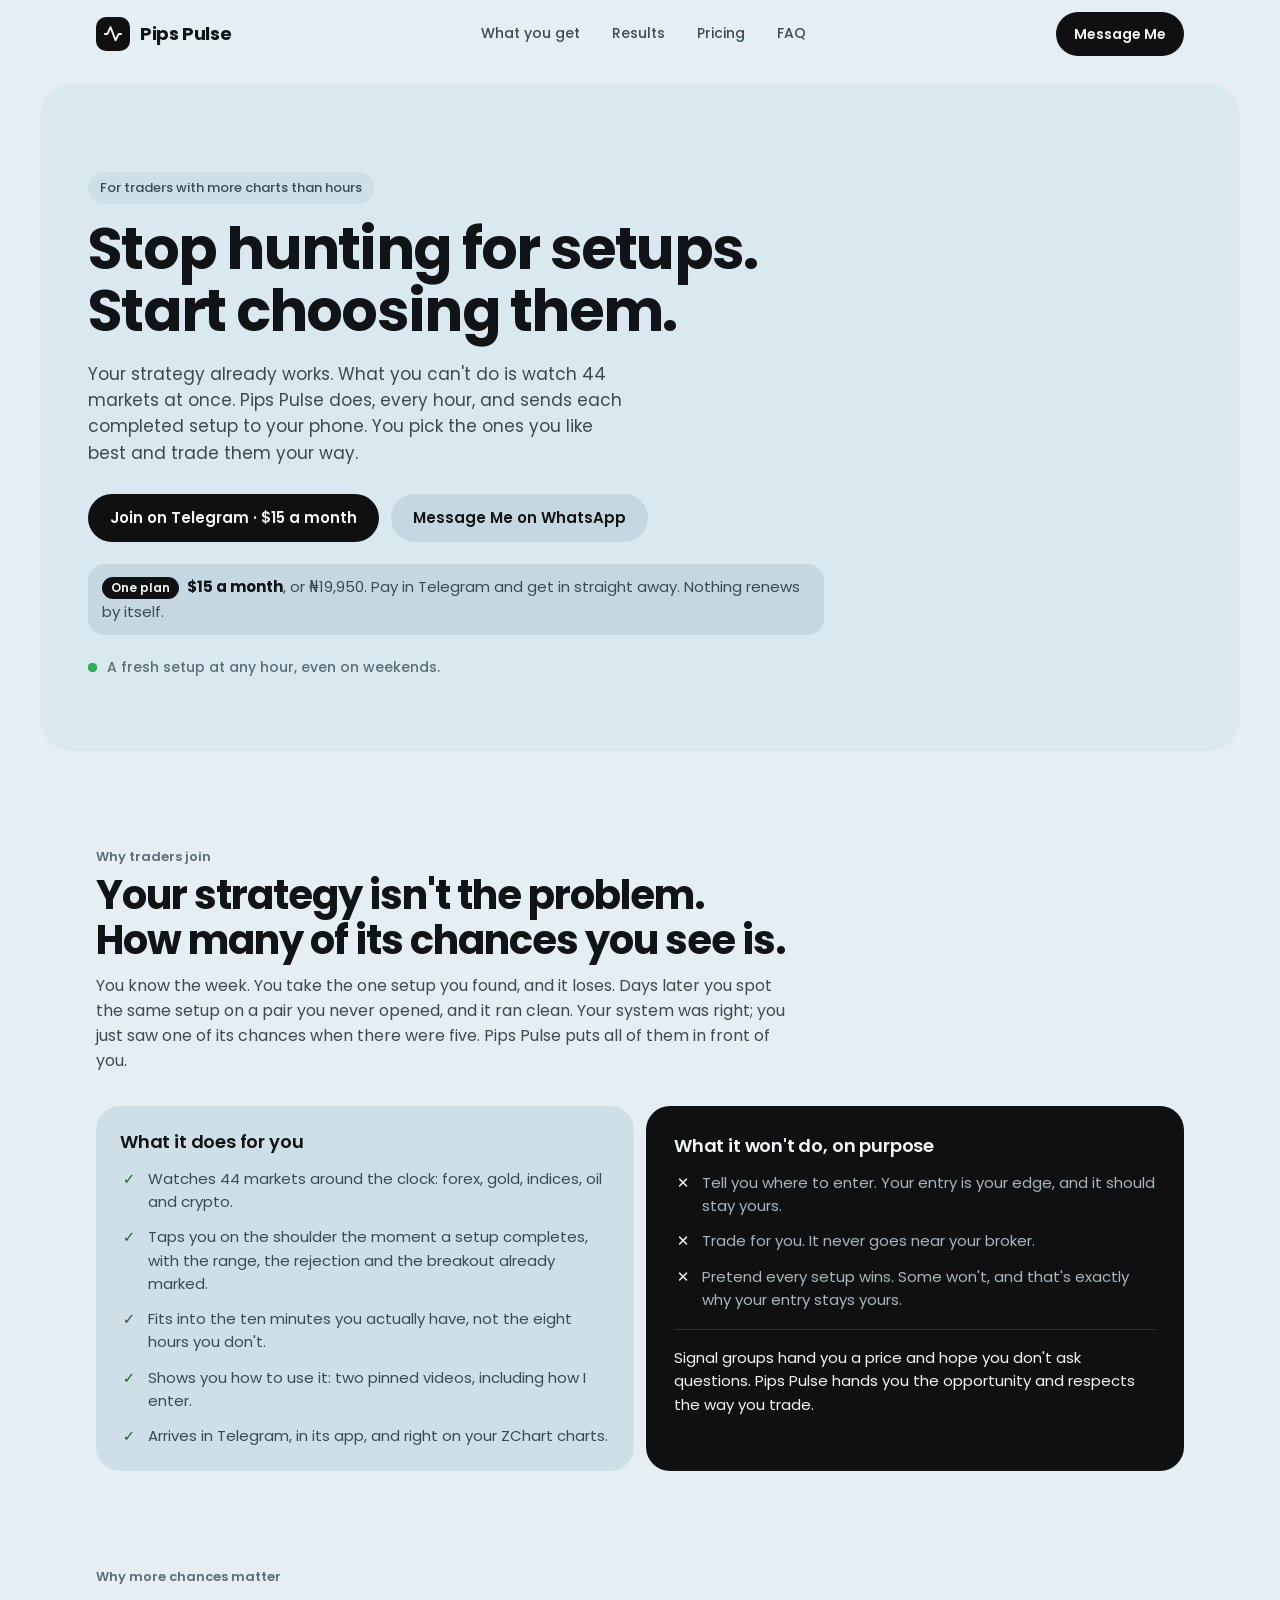
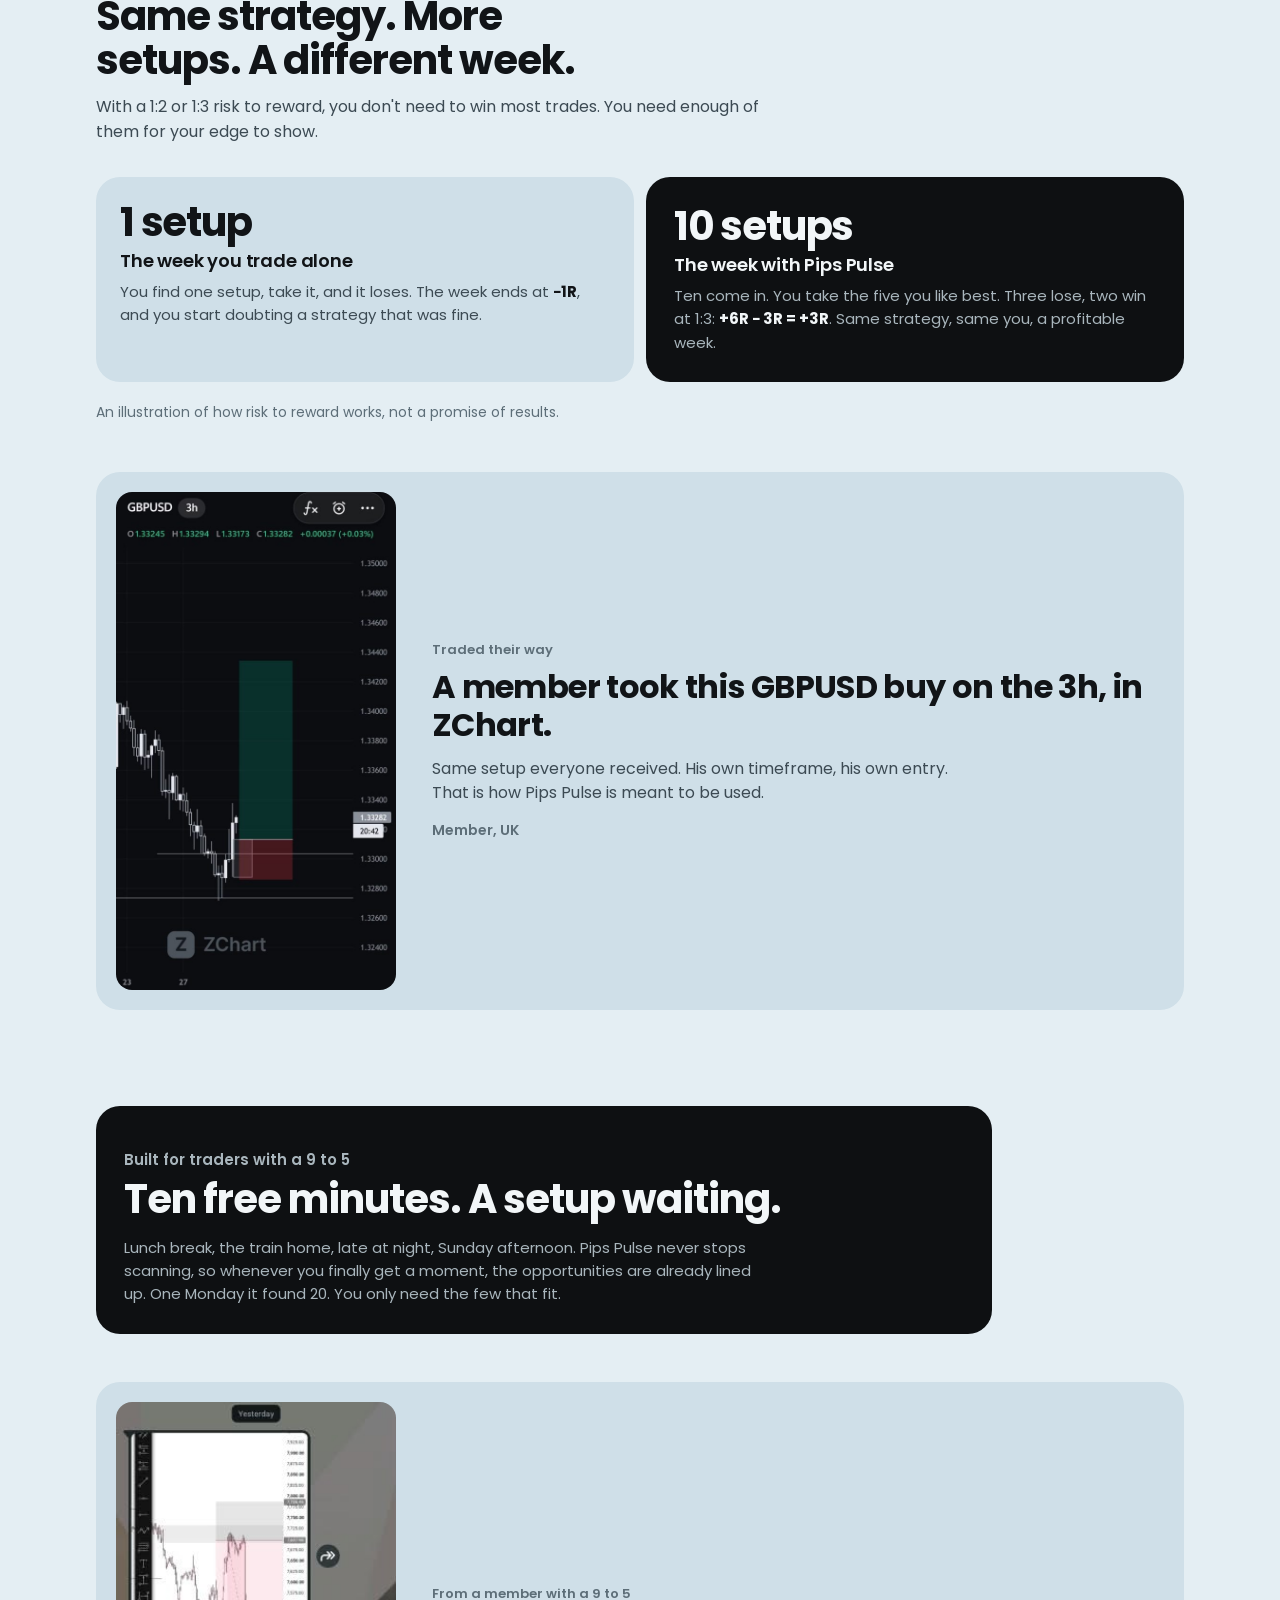
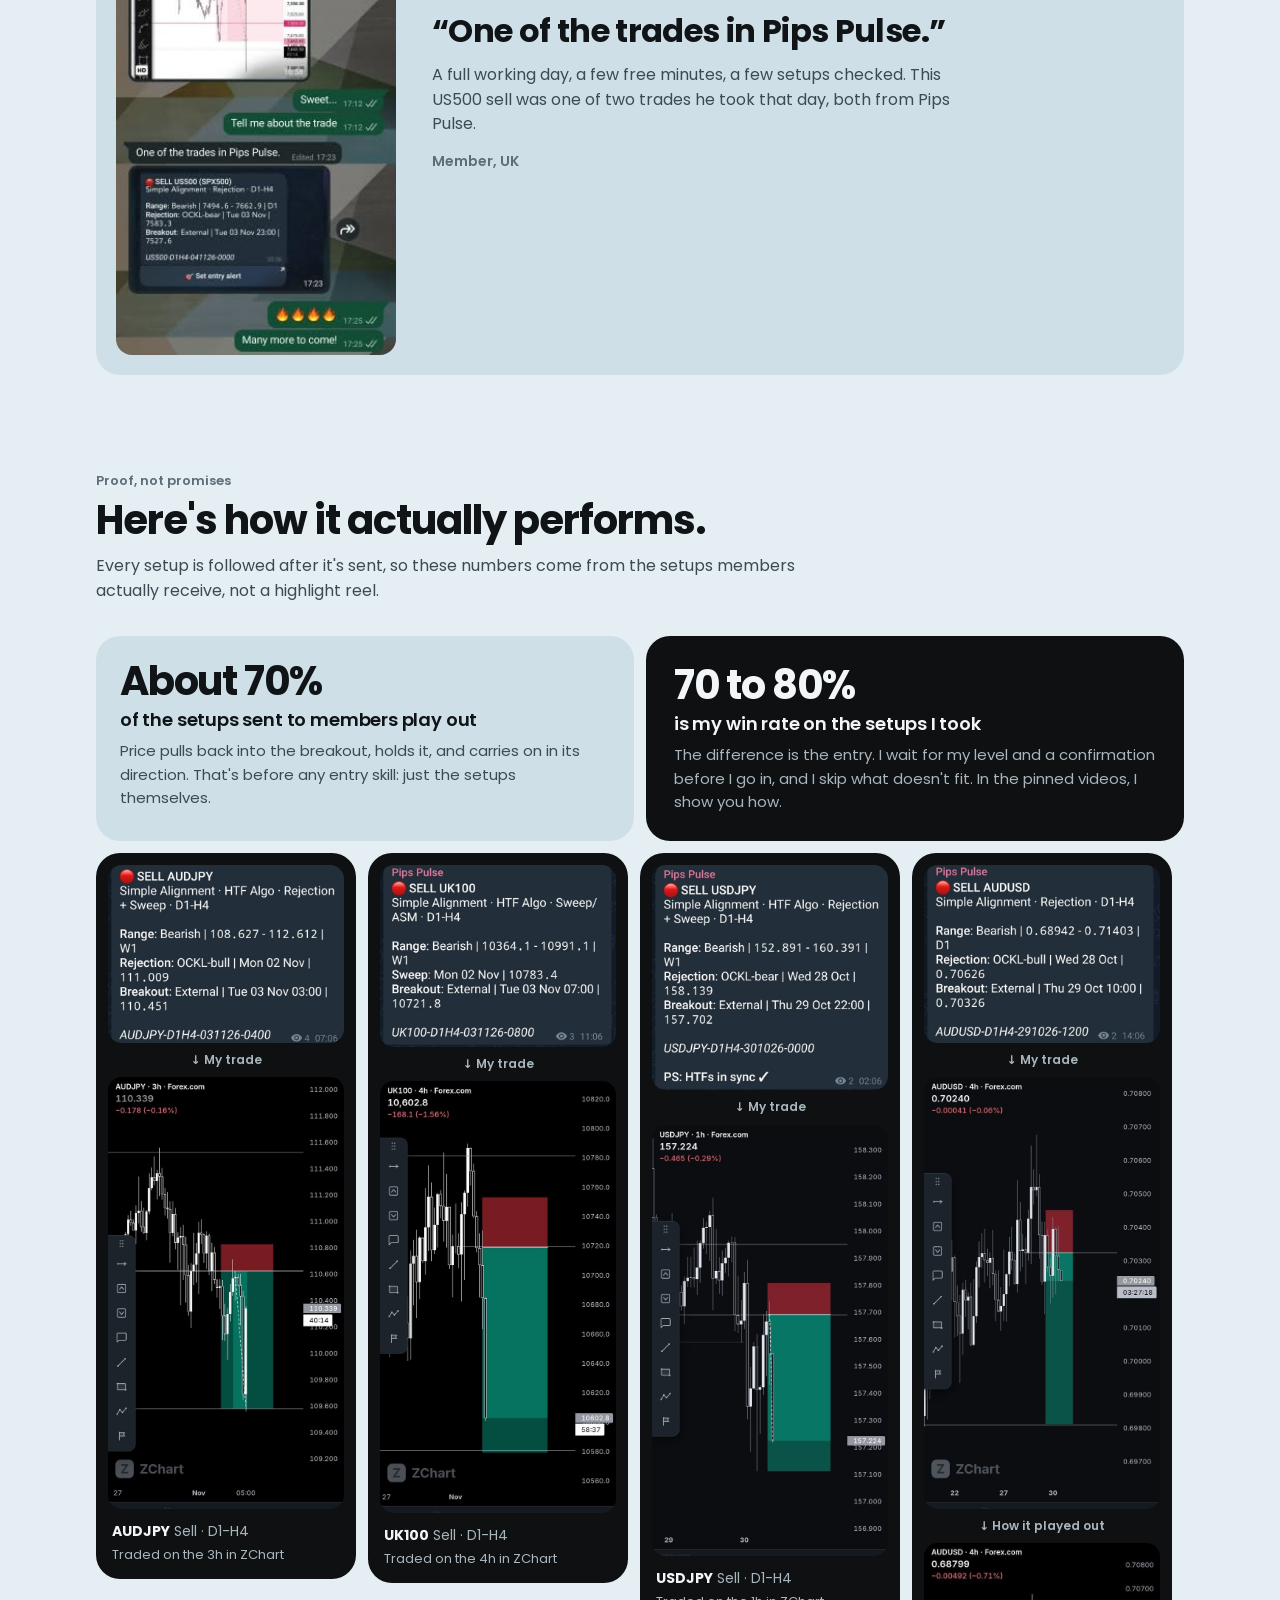
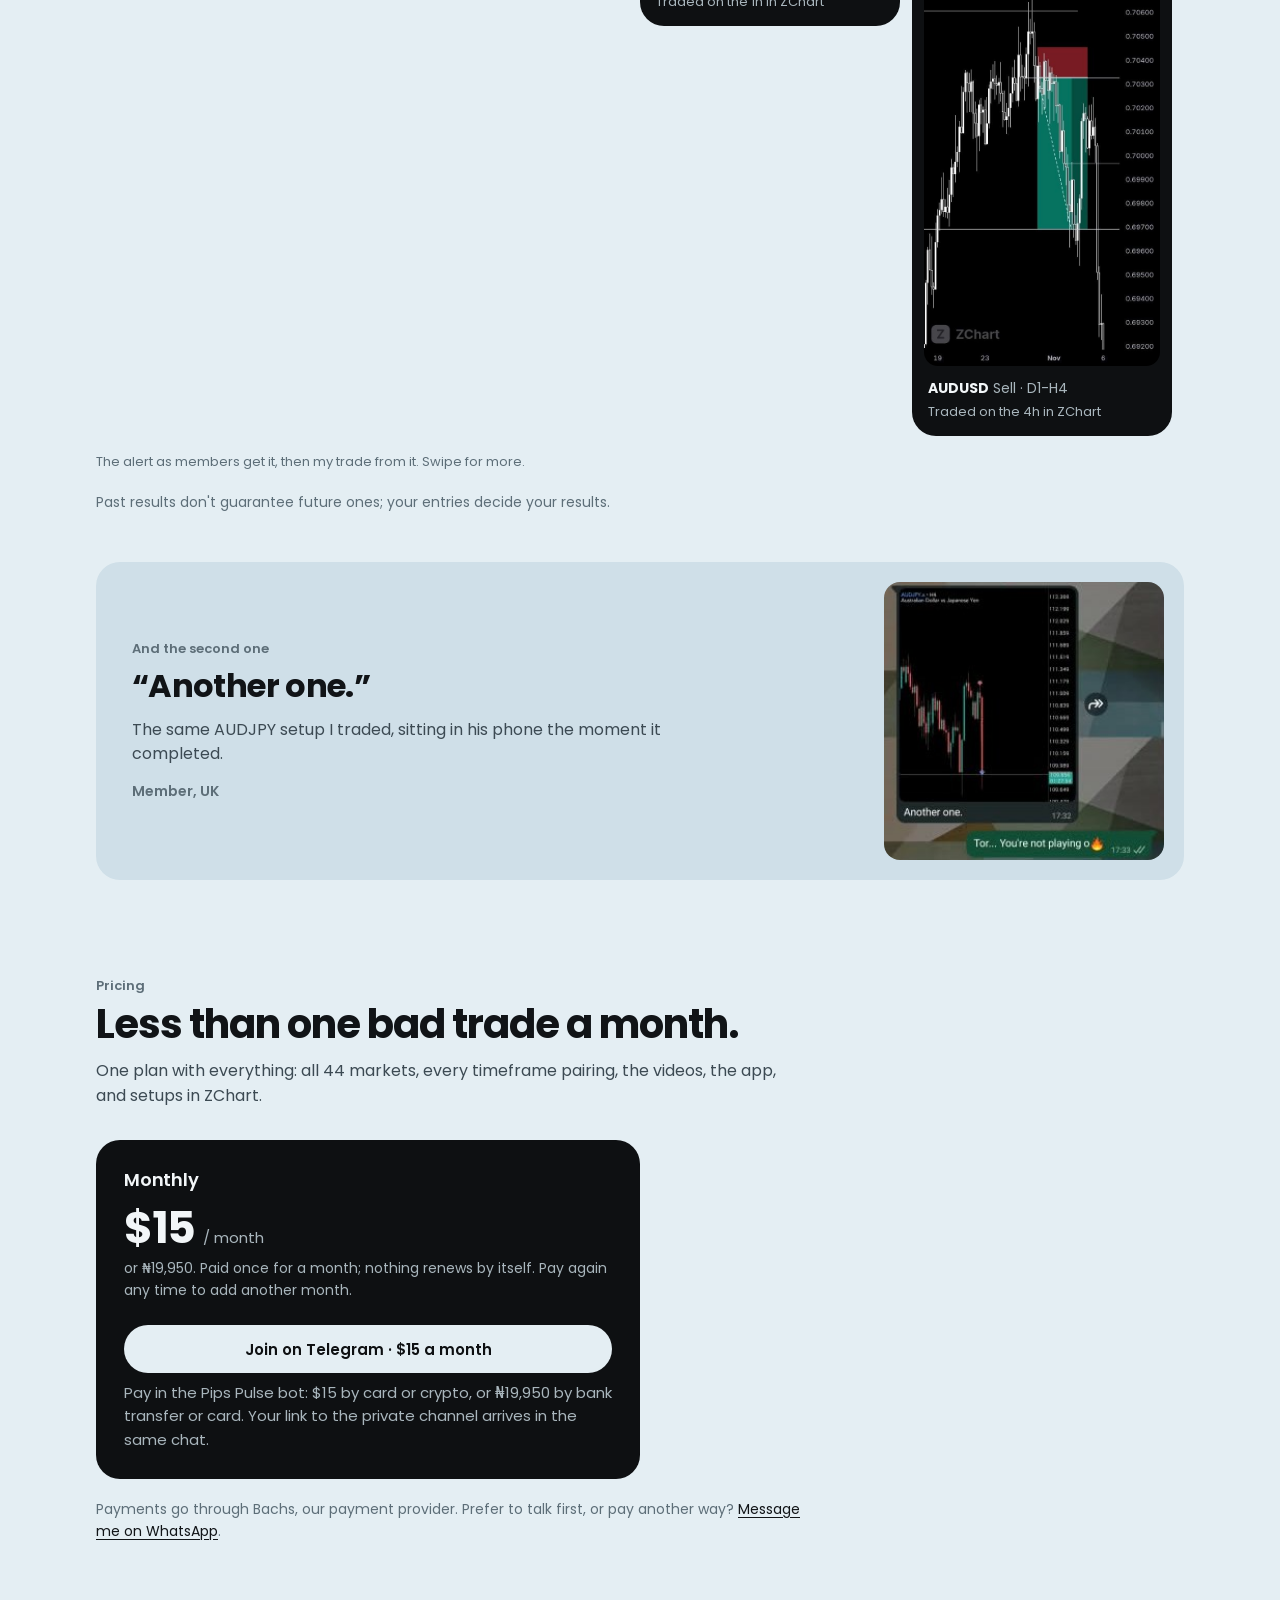
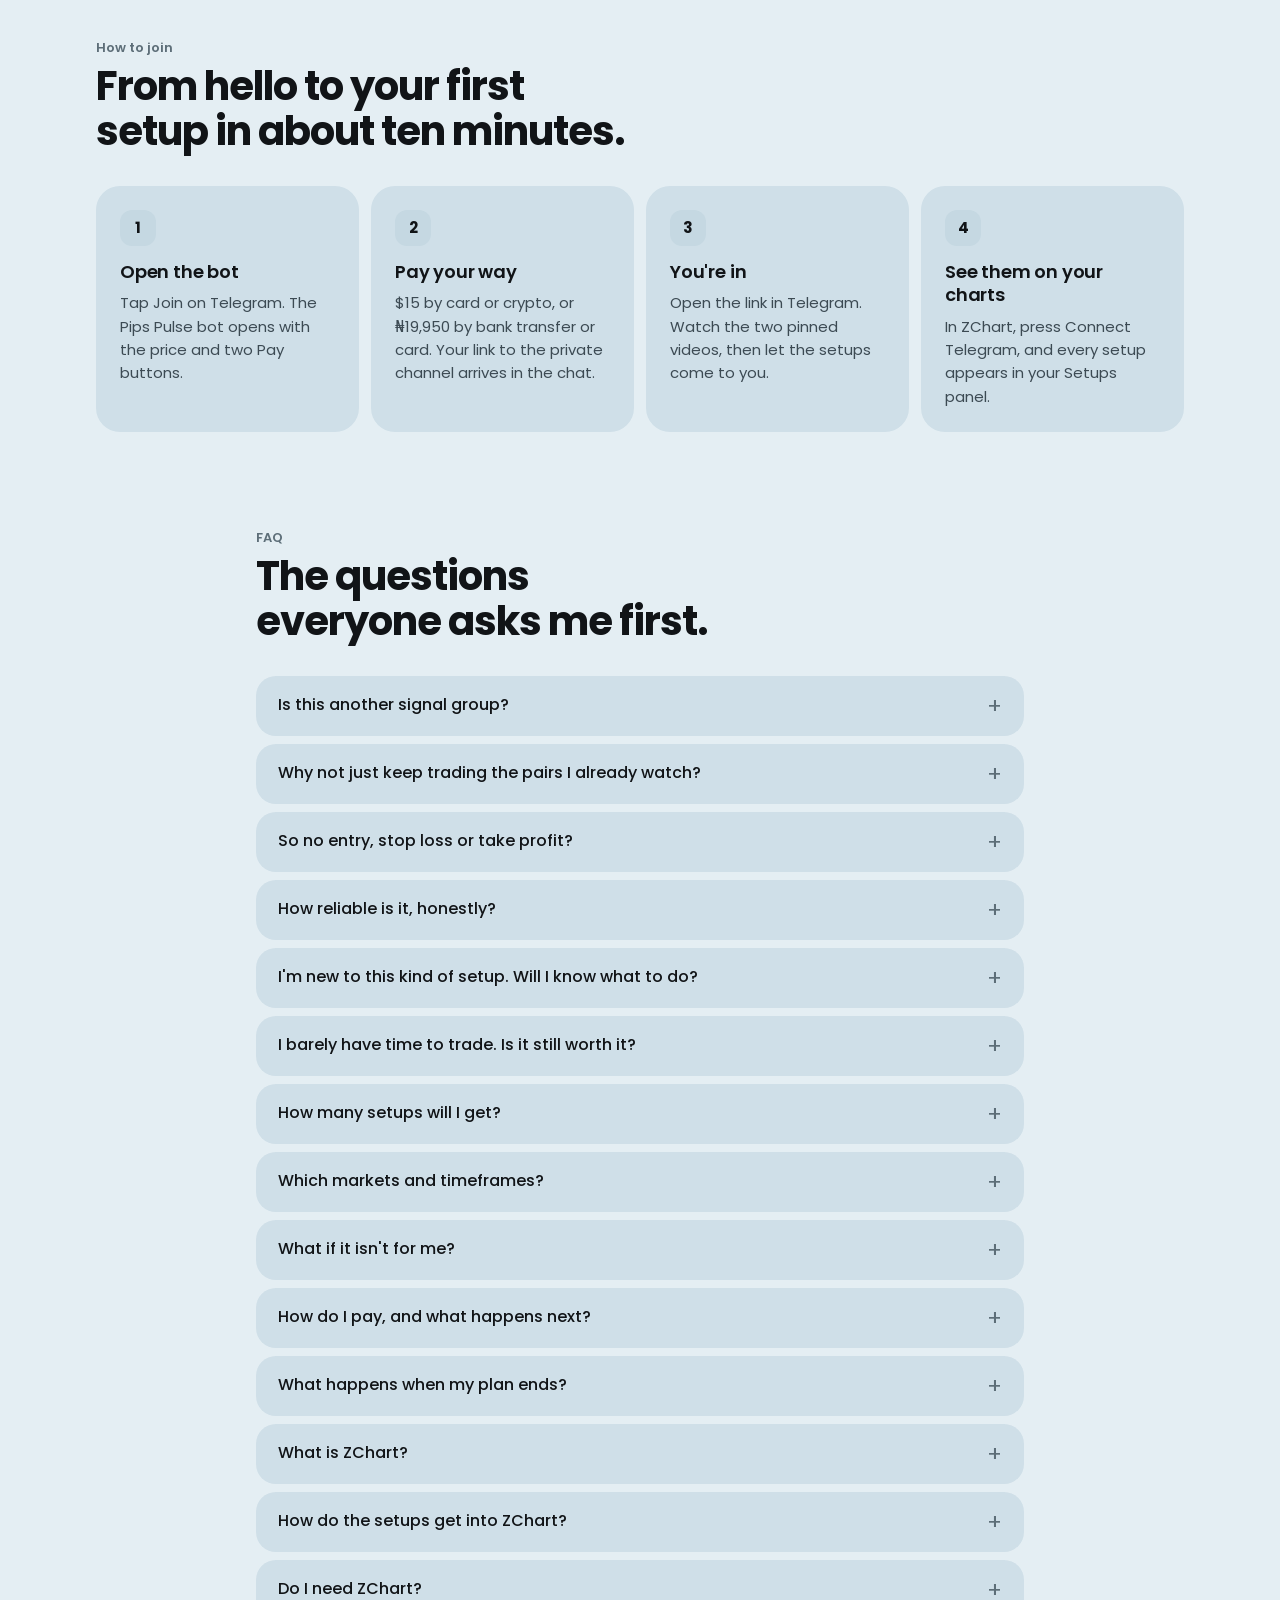
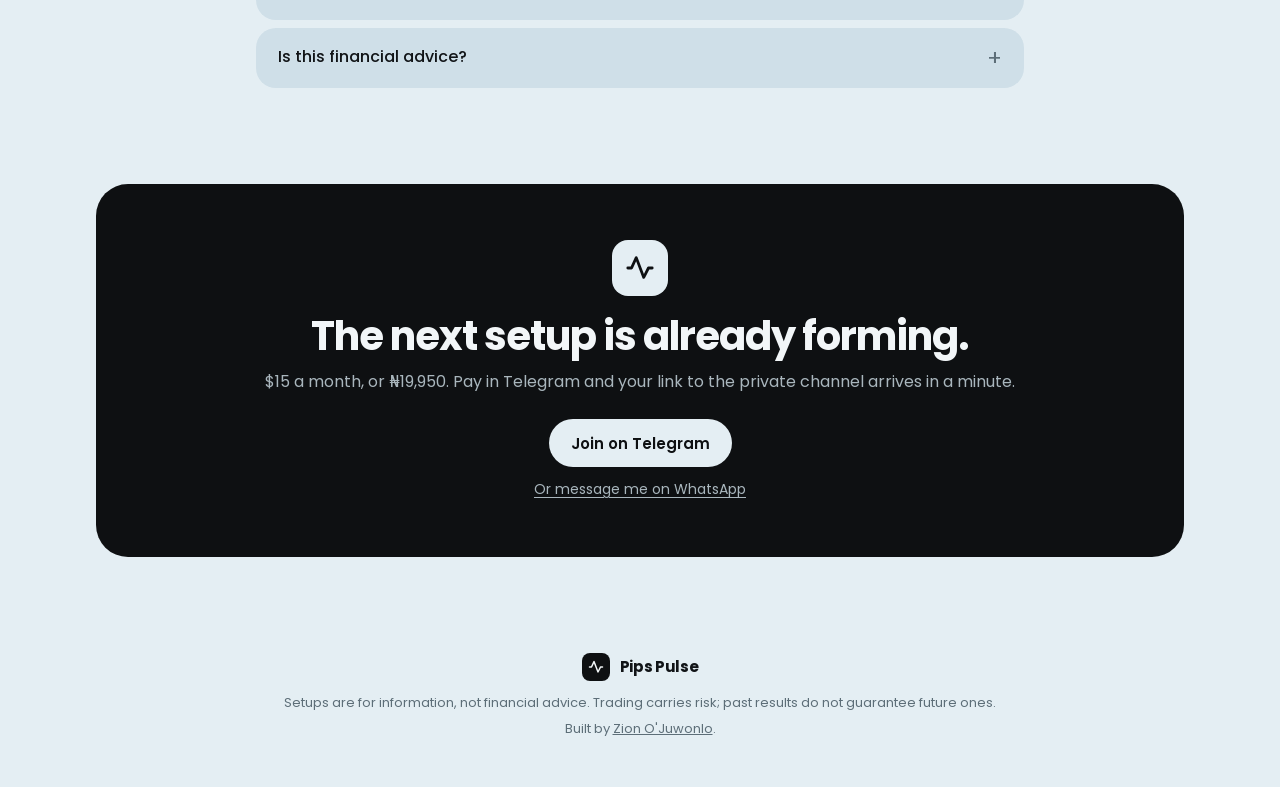
<file: public/join.html>
<!doctype html>
<html lang="en">
<head>
  <meta charset="utf-8" />
  <meta name="viewport" content="width=device-width, initial-scale=1" />
  <title>Join Pips Pulse | Stop hunting for setups. Start choosing them.</title>
  <meta name="description" content="Every hour, Pips Pulse checks 44 markets and sends each completed setup to your phone and ZChart. You choose which to trade, with your own entry. From $15 a month." />
  <meta name="theme-color" content="#e4eef3" media="(prefers-color-scheme: light)" />
  <meta name="theme-color" content="#12171b" media="(prefers-color-scheme: dark)" />
  <meta property="og:type" content="website" />
  <meta property="og:title" content="Join Pips Pulse" />
  <meta property="og:description" content="Stop hunting for setups. Start choosing them. 44 markets checked every hour, from $15 a month." />
  <link rel="canonical" href="https://pips-pulse.zion-ojuwonlo.workers.dev/join" />
  <meta property="og:url" content="https://pips-pulse.zion-ojuwonlo.workers.dev/join" />
  <meta property="og:image" content="https://pips-pulse.zion-ojuwonlo.workers.dev/assets/og.png" />
  <meta name="twitter:card" content="summary_large_image" />
  <link rel="icon" href="assets/favicon.svg" type="image/svg+xml" />
  <link rel="preconnect" href="https://fonts.googleapis.com" />
  <link rel="preconnect" href="https://fonts.gstatic.com" crossorigin />
  <link href="https://fonts.googleapis.com/css2?family=Poppins:wght@400;500;600;700&display=swap" rel="stylesheet" />
  <link rel="stylesheet" href="assets/site.css" />
  <link rel="stylesheet" href="assets/join.css" />
  <script src="assets/boot.js"></script>
</head>
<body>
  <a class="skip" href="#main">Skip to content</a>

  <header class="top">
    <nav class="wrap nav" aria-label="Main">
      <a class="brand" href="/" aria-label="Pips Pulse home">
        <span class="mark"><svg class="ic" viewBox="0 0 256 256" fill="currentColor" aria-hidden="true" focusable="false"><path d="M244,128a12,12,0,0,1-12,12H207.42l-36.69,73.37A12,12,0,0,1,160,220h-.6a12,12,0,0,1-10.61-7.72L95,71.15,66.92,133A12,12,0,0,1,56,140H24a12,12,0,0,1,0-24H48.27L85.08,35a12,12,0,0,1,22.13.7l54.28,142.46,27.78-55.56A12,12,0,0,1,200,116h32A12,12,0,0,1,244,128Z"/></svg></span>
        Pips Pulse
      </a>
      <div class="nav-links">
        <a href="#what">What you get</a>
        <a href="#proof">Results</a>
        <a href="#pricing">Pricing</a>
        <a href="#faq">FAQ</a>
      </div>
      <a class="btn btn-accent btn-sm" data-wa href="#start">Message Me</a>
    </nav>
  </header>

  <main id="main">

    <!-- ============ Hero ============ -->
    <section id="top" class="hero">
      <div class="frame wrap-wide">
        <div class="join-hero">
          <p class="eyebrow reveal">For traders with more charts than hours</p>
          <h1 class="reveal">Stop hunting for setups. Start choosing them.</h1>
          <p class="lede reveal">Your strategy already works. What you can't do is watch 44 markets at once. Pips Pulse does, every hour, and sends each completed setup to your phone. You pick the ones you like best and trade them your way.</p>
          <div class="hero-cta reveal">
            <a class="btn btn-accent" href="https://t.me/PipsPulseBot?start=join" target="_blank" rel="noopener">Join on Telegram · $15 a month</a>
            <a class="btn btn-quiet" data-wa href="#start">Message Me on WhatsApp</a>
          </div>
          <p class="offer reveal"><span class="offer-tag">One plan</span> <b>$15 a month</b>, or ₦19,950. Pay in Telegram and get in straight away. Nothing renews by itself.</p>
          <p class="social reveal"><span class="dot" aria-hidden="true"></span><span data-today>A fresh setup at any hour, even on weekends.</span></p>
        </div>
      </div>
    </section>

    <!-- ============ The problem, and what changes ============ -->
    <section id="what" class="wrap section" aria-labelledby="what-title">
      <div class="head reveal">
        <p class="kicker">Why traders join</p>
        <h2 id="what-title">Your strategy isn't the problem. How many of its chances you see is.</h2>
        <p class="sub">You know the week. You take the one setup you found, and it loses. Days later you spot the same setup on a pair you never opened, and it ran clean. Your system was right; you just saw one of its chances when there were five. Pips Pulse puts all of them in front of you.</p>
      </div>
      <div class="split">
        <article class="tile reveal">
          <h3>What it does for you</h3>
          <ul class="ticks">
            <li>Watches 44 markets around the clock: forex, gold, indices, oil and crypto.</li>
            <li>Taps you on the shoulder the moment a setup completes, with the range, the rejection and the breakout already marked.</li>
            <li>Fits into the ten minutes you actually have, not the eight hours you don't.</li>
            <li>Shows you how to use it: two pinned videos, including how I enter.</li>
            <li>Arrives in Telegram, in its app, and right on your ZChart charts.</li>
          </ul>
        </article>
        <article class="card reveal">
          <h3>What it won't do, on purpose</h3>
          <ul class="crosses">
            <li>Tell you where to enter. Your entry is your edge, and it should stay yours.</li>
            <li>Trade for you. It never goes near your broker.</li>
            <li>Pretend every setup wins. Some won't, and that's exactly why your entry stays yours.</li>
          </ul>
          <p class="aside">Signal groups hand you a price and hope you don't ask questions. Pips Pulse hands you the opportunity and respects the way you trade.</p>
        </article>
      </div>
    </section>

    <!-- ============ The maths ============ -->
    <section class="wrap section" aria-labelledby="maths-title">
      <div class="head reveal">
        <p class="kicker">Why more chances matter</p>
        <h2 id="maths-title">Same strategy. More setups. A different week.</h2>
        <p class="sub">With a 1:2 or 1:3 risk to reward, you don't need to win most trades. You need enough of them for your edge to show.</p>
      </div>
      <div class="maths">
        <article class="tile reveal">
          <p class="big">1 setup</p>
          <h3>The week you trade alone</h3>
          <p>You find one setup, take it, and it loses. The week ends at <b>&minus;1R</b>, and you start doubting a strategy that was fine.</p>
        </article>
        <article class="card reveal">
          <p class="big">10 setups</p>
          <h3>The week with Pips Pulse</h3>
          <p>Ten come in. You take the five you like best. Three lose, two win at 1:3: <b>+6R &minus; 3R = +3R</b>. Same strategy, same you, a profitable week.</p>
        </article>
      </div>
      <p class="note reveal">An illustration of how risk to reward works, not a promise of results.</p>
    </section>

    <section class="wrap section tight" aria-label="Traded their way">
      <div class="inline-proof reveal">
        <div class="ip-shot"><img src="assets/proof/member-gbpusd.jpg" width="590" height="1050" loading="lazy" alt="A member's GBPUSD buy from a Pips Pulse setup, on the 3h chart in ZChart's phone app" /></div>
        <div class="ip-text">
          <p class="kicker">Traded their way</p>
          <p class="ip-quote">A member took this GBPUSD buy on the 3h, in ZChart.</p>
          <p class="ip-body">Same setup everyone received. His own timeframe, his own entry. That is how Pips Pulse is meant to be used.</p>
          <p class="ip-who">Member, UK</p>
        </div>
      </div>
    </section>


    <!-- ============ Ten minutes ============ -->
    <section class="wrap section" aria-labelledby="time-title">
      <div class="time card reveal">
        <p class="kicker light">Built for traders with a 9 to 5</p>
        <h2 id="time-title">Ten free minutes. A setup waiting.</h2>
        <p>Lunch break, the train home, late at night, Sunday afternoon. Pips Pulse never stops scanning, so whenever you finally get a moment, the opportunities are already lined up. One Monday it found 20. You only need the few that fit.</p>
      </div>
    </section>

    <section class="wrap section tight" aria-label="From a member with a 9 to 5">
      <div class="inline-proof reveal">
        <div class="ip-shot"><img src="assets/proof/testimonial-1.jpg" width="270" height="534" loading="lazy" alt="WhatsApp chat: a member shares his US500 trade, &quot;One of the trades in Pips Pulse&quot;, with the US500 sell alert it came from" /></div>
        <div class="ip-text">
          <p class="kicker">From a member with a 9 to 5</p>
          <p class="ip-quote">&ldquo;One of the trades in Pips Pulse.&rdquo;</p>
          <p class="ip-body">A full working day, a few free minutes, a few setups checked. This US500 sell was one of two trades he took that day, both from Pips Pulse.</p>
          <p class="ip-who">Member, UK</p>
        </div>
      </div>
    </section>


    <!-- ============ Proof ============ -->
    <section id="proof" class="wrap section" aria-labelledby="proof-title">
      <div class="head reveal">
        <p class="kicker">Proof, not promises</p>
        <h2 id="proof-title">Here's how it actually performs.</h2>
        <p class="sub">Every setup is followed after it's sent, so these numbers come from the setups members actually receive, not a highlight reel.</p>
      </div>
      <div class="stats">
        <article class="tile reveal">
          <p class="big">About 70%</p>
          <h3>of the setups sent to members play out</h3>
          <p>Price pulls back into the breakout, holds it, and carries on in its direction. That's before any entry skill: just the setups themselves.</p>
        </article>
        <article class="card reveal">
          <p class="big">70 to 80%</p>
          <h3>is my win rate on the setups I took</h3>
          <p>The difference is the entry. I wait for my level and a confirmation before I go in, and I skip what doesn't fit. In the pinned videos, I show you how.</p>
        </article>
      </div>
      <div class="trades" aria-label="Pips Pulse alerts and how I traded them">
        <figure class="trade reveal">
          <img src="assets/proof/audjpy-signal.jpg" width="640" height="482" loading="lazy" alt="The Pips Pulse alert: AUDJPY sell setup, D1-H4" />
          <span class="arrow" aria-hidden="true">My trade</span>
          <img src="assets/proof/audjpy-chart.jpg" width="600" height="1097" loading="lazy" alt="How I traded the AUDJPY setup: the chart with my position" />
          <figcaption><b>AUDJPY</b> Sell &middot; D1-H4<span>Traded on the 3h in ZChart</span></figcaption>
        </figure>
        <figure class="trade reveal">
          <img src="assets/proof/uk100-signal.jpg" width="640" height="493" loading="lazy" alt="The Pips Pulse alert: UK100 sell setup, D1-H4" />
          <span class="arrow" aria-hidden="true">My trade</span>
          <img src="assets/proof/uk100-chart.jpg" width="600" height="1097" loading="lazy" alt="How I traded the UK100 setup: the chart with my position" />
          <figcaption><b>UK100</b> Sell &middot; D1-H4<span>Traded on the 4h in ZChart</span></figcaption>
        </figure>
        <figure class="trade reveal">
          <img src="assets/proof/usdjpy-signal.jpg" width="640" height="611" loading="lazy" alt="The Pips Pulse alert: USDJPY sell setup, D1-H4" />
          <span class="arrow" aria-hidden="true">My trade</span>
          <img src="assets/proof/usdjpy-chart.jpg" width="600" height="1097" loading="lazy" alt="How I traded the USDJPY setup: the chart with my position" />
          <figcaption><b>USDJPY</b> Sell &middot; D1-H4<span>Traded on the 1h in ZChart</span></figcaption>
        </figure>
        <figure class="trade reveal">
          <img src="assets/proof/audusd-signal.jpg" width="640" height="482" loading="lazy" alt="The Pips Pulse alert: AUDUSD sell setup, D1-H4" />
          <span class="arrow" aria-hidden="true">My trade</span>
          <img src="assets/proof/audusd-chart.jpg" width="600" height="1097" loading="lazy" alt="How I traded the AUDUSD setup: the chart with my position" />
          <span class="arrow" aria-hidden="true">How it played out</span>
          <img src="assets/proof/audusd-result.jpg" width="576" height="1032" loading="lazy" alt="The AUDUSD trade later: price reached the target and kept falling" />
          <figcaption><b>AUDUSD</b> Sell &middot; D1-H4<span>Traded on the 4h in ZChart</span></figcaption>
        </figure>
        <figure class="trade reveal">
          <img src="assets/proof/gbpaud-signal.jpg" width="640" height="474" loading="lazy" alt="The Pips Pulse alert: GBPAUD buy setup, W1-D1" />
          <span class="arrow" aria-hidden="true">My trade</span>
          <img src="assets/proof/gbpaud-chart.jpg" width="600" height="1097" loading="lazy" alt="How I traded the GBPAUD setup: the chart with my position" />
          <figcaption><b>GBPAUD</b> Buy &middot; W1-D1<span>Traded on the 4h</span></figcaption>
        </figure>
      </div>
      <p class="hint reveal">The alert as members get it, then my trade from it. Swipe for more.</p>
      <p class="note reveal">Past results don't guarantee future ones; your entries decide your results.</p>
    </section>

    <section class="wrap section tight" aria-label="And the second one">
      <div class="inline-proof reveal flip">
        <div class="ip-shot"><img src="assets/proof/testimonial-2.jpg" width="270" height="268" loading="lazy" alt="WhatsApp chat: the same member shares his AUDJPY trade, &quot;Another one&quot;" /></div>
        <div class="ip-text">
          <p class="kicker">And the second one</p>
          <p class="ip-quote">&ldquo;Another one.&rdquo;</p>
          <p class="ip-body">The same AUDJPY setup I traded, sitting in his phone the moment it completed.</p>
          <p class="ip-who">Member, UK</p>
        </div>
      </div>
    </section>

    <!-- ============ Pricing ============ -->
    <section id="pricing" class="wrap section" aria-labelledby="pricing-title">
      <div class="head reveal">
        <p class="kicker">Pricing</p>
        <h2 id="pricing-title">Less than one bad trade a month.</h2>
        <p class="sub">One plan with everything: all 44 markets, every timeframe pairing, the videos, the app, and setups in ZChart.</p>
      </div>
      <div class="prices one">
        <article class="price card reveal">
          <h3>Monthly</h3>
          <p class="amount"><b>$15</b><span>/ month</span></p>
          <p class="terms">or ₦19,950. Paid once for a month; nothing renews by itself. Pay again any time to add another month.</p>
          <a class="btn btn-light join-tg" href="https://t.me/PipsPulseBot?start=join" target="_blank" rel="noopener">Join on Telegram · $15 a month</a>
          <p class="pay-help">Pay in the Pips Pulse bot: $15 by card or crypto, or ₦19,950 by bank transfer or card. Your link to the private channel arrives in the same chat.</p>
        </article>
      </div>
      <p class="note reveal">Payments go through Bachs, our payment provider. Prefer to talk first, or pay another way? <a data-wa href="#start">Message me on WhatsApp</a>.</p>
    </section>

    <!-- ============ How joining works ============ -->
    <section class="wrap section" aria-labelledby="steps-title">
      <div class="head reveal">
        <p class="kicker">How to join</p>
        <h2 id="steps-title">From hello to your first setup in about ten minutes.</h2>
      </div>
      <ol class="steps">
        <li class="tile reveal"><b>1</b><h3>Open the bot</h3><p>Tap Join on Telegram. The Pips Pulse bot opens with the price and two Pay buttons.</p></li>
        <li class="tile reveal"><b>2</b><h3>Pay your way</h3><p>$15 by card or crypto, or ₦19,950 by bank transfer or card. Your link to the private channel arrives in the chat.</p></li>
        <li class="tile reveal"><b>3</b><h3>You're in</h3><p>Open the link in Telegram. Watch the two pinned videos, then let the setups come to you.</p></li>
        <li class="tile reveal"><b>4</b><h3>See them on your charts</h3><p>In ZChart, press Connect Telegram, and every setup appears in your Setups panel.</p></li>
      </ol>
    </section>

    <!-- ============ FAQ ============ -->
    <section id="faq" class="wrap section narrow" aria-labelledby="faq-title">
      <div class="head reveal">
        <p class="kicker">FAQ</p>
        <h2 id="faq-title">The questions everyone asks me first.</h2>
      </div>
      <div class="faq">
        <details class="reveal"><summary>Is this another signal group?</summary>
          <p>No. A signal group tells you where to buy and sell, and you're stuck trusting someone else's entry. Pips Pulse is a scanner: it finds where a setup has completed and shows you its levels. You bring the entry. That's why it works with your trading style instead of replacing it.</p></details>
        <details class="reveal"><summary>Why not just keep trading the pairs I already watch?</summary>
          <p>Because your strategy needs enough chances for its edge to show. Watching a handful of pairs, one or two losses can make a good week look bad. Seeing its setups across 44 markets, you pick the best of many, and a 1:2 or 1:3 risk to reward has room to work.</p></details>
        <details class="reveal"><summary>So no entry, stop loss or take profit?</summary>
          <p>Right, and that's deliberate. You get the range, the rejection and the breakout, everything you need to judge the setup. Where you get in is yours to decide. If you'd like a head start, the pinned videos show how I do it.</p></details>
        <details class="reveal"><summary>How reliable is it, honestly?</summary>
          <p>About 70% of the setups sent to members play out as expected: price pulls back into the breakout, holds it, and carries on. Every one is followed after it's sent. On top of that, picking my own entry and waiting for confirmation takes me to 70 to 80% on the setups I take. Past results don't guarantee future ones.</p></details>
        <details class="reveal"><summary>I'm new to this kind of setup. Will I know what to do?</summary>
          <p>Yes. Two videos are pinned in the channel: how Pips Pulse works, how to read each signal, how to use it, and a few tips from my own entry models. Watch them once and the alerts make sense from day one.</p></details>
        <details class="reveal"><summary>I barely have time to trade. Is it still worth it?</summary>
          <p>That's exactly who it's for. A setup is waiting at any hour, weekends included through crypto. Ten minutes is enough to look at the latest ones and pick what fits.</p></details>
        <details class="reveal"><summary>How many setups will I get?</summary>
          <p>It depends on the market. A quiet day brings a handful; a busy day can bring 20 or more. You never have to take them all, only the ones that fit.</p></details>
        <details class="reveal"><summary>Which markets and timeframes?</summary>
          <p>Up to 44 markets across forex, metals, indices, energies and crypto, on four pairings from Monthly with Weekly down to 4-hour with 1-hour.</p></details>
        <details class="reveal"><summary>What if it isn't for me?</summary>
          <p>Start with the monthly plan at $15. It's the smallest step to see how Pips Pulse fits your trading before you commit to longer.</p></details>
        <details class="reveal"><summary>How do I pay, and what happens next?</summary>
          <p>In Telegram: tap Join on Telegram and the Pips Pulse bot shows two Pay buttons, $15 by card or crypto, or ₦19,950 by bank transfer or naira card. As soon as the payment clears, the bot sends your link to the private channel. Bank transfers can take a few minutes.</p></details>
        <details class="reveal"><summary>What happens when my plan ends?</summary>
          <p>Nothing renews by itself. Three days before your month ends, the bot messages you with a Renew button; the new month is added to the end of the one you have. If you don't renew, you leave the channel when it ends, and can come back any time.</p></details>
        <details class="reveal"><summary>What is ZChart?</summary>
          <p>A charting app built for traders who review: bar replay, timeframes most platforms don't offer such as 2D or 8h, several timeframes side by side, a trade journal and price alerts, on desktop and phone.</p></details>
        <details class="reveal"><summary>How do the setups get into ZChart?</summary>
          <p>In ZChart, press Connect Telegram and tap Start in the chat that opens. ZChart checks you're a member, and your Setups panel switches on. Each setup opens on its chart, ready for you to mark Watch, Skip or Take.</p></details>
        <details class="reveal"><summary>Do I need ZChart?</summary>
          <p>No. Telegram and the app are enough. ZChart is there if you want the setups straight on your charts.</p></details>
        <details class="reveal"><summary>Is this financial advice?</summary>
          <p>No. Setups are information. You decide whether and how to trade them.</p></details>
      </div>
    </section>

    <!-- ============ Final call ============ -->
    <section id="start" class="wrap section">
      <div class="cta card reveal">
        <span class="mark big"><svg class="ic" viewBox="0 0 256 256" fill="currentColor" aria-hidden="true" focusable="false"><path d="M244,128a12,12,0,0,1-12,12H207.42l-36.69,73.37A12,12,0,0,1,160,220h-.6a12,12,0,0,1-10.61-7.72L95,71.15,66.92,133A12,12,0,0,1,56,140H24a12,12,0,0,1,0-24H48.27L85.08,35a12,12,0,0,1,22.13.7l54.28,142.46,27.78-55.56A12,12,0,0,1,200,116h32A12,12,0,0,1,244,128Z"/></svg></span>
        <h2>The next setup is already forming.</h2>
        <p>$15 a month, or ₦19,950. Pay in Telegram and your link to the private channel arrives in a minute.</p>
        <a class="btn btn-light" href="https://t.me/PipsPulseBot?start=join" target="_blank" rel="noopener">Join on Telegram</a>
        <p class="small-link"><a data-wa href="#start">Or message me on WhatsApp</a></p>
      </div>
    </section>
  </main>

  <footer class="wrap foot">
    <p class="brand small"><span class="mark"><svg class="ic" viewBox="0 0 256 256" fill="currentColor" aria-hidden="true" focusable="false"><path d="M244,128a12,12,0,0,1-12,12H207.42l-36.69,73.37A12,12,0,0,1,160,220h-.6a12,12,0,0,1-10.61-7.72L95,71.15,66.92,133A12,12,0,0,1,56,140H24a12,12,0,0,1,0-24H48.27L85.08,35a12,12,0,0,1,22.13.7l54.28,142.46,27.78-55.56A12,12,0,0,1,200,116h32A12,12,0,0,1,244,128Z"/></svg></span> Pips Pulse</p>
    <p>Setups are for information, not financial advice. Trading carries risk; past results do not guarantee future ones.</p>
    <p>Built by <a href="https://portfolio.zion-ojuwonlo.workers.dev/" target="_blank" rel="noopener">Zion O'Juwonlo</a>.</p>
  </footer>

  <script src="assets/site.js" defer></script>
  <script src="assets/join.js" defer></script>
</body>
</html>
</file>
<file: public/assets/site.css>
/* Pips Pulse — landing page.
   Tokens follow Trade Assistant/docs/design.md (the product's own design reference). */

:root {
  --canvas: #e4eef3;
  --frame: #dae8ef;
  --tile: #cfdfe8;
  --tile-2: #c5d8e2;
  --ink: #111417;
  --ink-2: #3c4a53;
  --muted: #5d6e78;
  --line: #b4c8d3;
  --card: #0e1012;
  --card-ink: #f2f6f8;
  --card-muted: #a9b6bd;
  --card-btn: #e4eef3;
  --good: #1d6b33;
  --good-bg: #cdebd3;
  --accent: #0e1012;
  --on-accent: #f2f6f8;
  --tg-bubble: #ffffff;
  --tg-name: #c2477b;
  --tg-code: #4d6f8f;
  --tg-wall: #b9cfdb;
  --tg-btn: rgb(30 44 54 / .62);
  --shadow-float: 0 1px 2px rgb(60 90 110 / .18), 0 18px 40px -12px rgb(60 90 110 / .35);
  --ease: cubic-bezier(.28, .11, .32, 1);
  --font: "Poppins", system-ui, -apple-system, "Segoe UI", sans-serif;
  --mono: ui-monospace, "SFMono-Regular", Menlo, Consolas, monospace;
  --max: 72rem;
  color-scheme: light;
}
@media (prefers-color-scheme: dark) {
  :root {
    --canvas: #12171b;
    --frame: #161c21;
    --tile: #1c2329;
    --tile-2: #222b32;
    --ink: #eef3f6;
    --ink-2: #c3ced5;
    --muted: #8e9ea8;
    --line: #33414a;
    --card: #050607;
    --card-ink: #f2f6f8;
    --card-muted: #9aa7ae;
    --card-btn: #dfe9ef;
    --good: #8fdca3;
    --good-bg: #173a22;
    --accent: #eef3f6;
    --on-accent: #0e1012;
    --tg-bubble: #1e2a33;
    --tg-name: #ef7aa8;
    --tg-code: #8fb5d6;
    --tg-wall: #0f1418;
    --tg-btn: rgb(255 255 255 / .1);
    --shadow-float: 0 1px 0 rgb(255 255 255 / .05) inset, 0 18px 40px -12px rgb(0 0 0 / .7);
    color-scheme: dark;
  }
}

/* ---------- Base ---------- */
*, *::before, *::after { box-sizing: border-box; }
* { margin: 0; }
html { scroll-behavior: smooth; -webkit-text-size-adjust: 100%; }
body {
  background: var(--canvas); color: var(--ink);
  font-family: var(--font); font-size: 16px; line-height: 1.55;
  -webkit-font-smoothing: antialiased;
  overflow-x: clip;
}
img, svg { display: block; max-width: 100%; }
a { color: inherit; }
ul, ol { padding: 0; list-style: none; }
code { font-family: var(--mono); font-size: .92em; }
:focus-visible { outline: 2px solid var(--ink); outline-offset: 3px; border-radius: 8px; }
.ic { width: 1.15em; height: 1.15em; flex-shrink: 0; }

.skip { position: absolute; left: 16px; top: -60px; z-index: 50; padding: 10px 16px; border-radius: 999px; background: var(--accent); color: var(--on-accent); text-decoration: none; }
.skip:focus { top: 12px; }

.wrap { width: 100%; max-width: var(--max); margin-inline: auto; padding-inline: 16px; }
.wrap-wide { max-width: calc(var(--max) + 48px); margin-inline: auto; }
@media (min-width: 768px) { .wrap { padding-inline: 32px; } }

/* ---------- Buttons ---------- */
.btn {
  display: inline-flex; align-items: center; justify-content: center; gap: 8px;
  min-height: 48px; padding: 0 22px; border-radius: 999px;
  font: 600 15px/1 var(--font); text-decoration: none; white-space: nowrap;
  transition: transform .16s var(--ease), opacity .16s;
}
.btn:active { transform: scale(.97); }
.btn-accent { background: var(--accent); color: var(--on-accent); }
.btn-quiet { background: var(--tile-2); color: var(--ink); }
.btn-light { background: var(--card-btn); color: #0e1012; }
.btn-sm { min-height: 44px; padding: 0 18px; font-size: 14px; }
@media (hover: hover) { .btn:hover { opacity: .88; } }

/* ---------- Header ---------- */
.top {
  position: sticky; top: 0; z-index: 30;
  background: color-mix(in oklab, var(--canvas) 82%, transparent);
  -webkit-backdrop-filter: blur(16px) saturate(1.4); backdrop-filter: blur(16px) saturate(1.4);
}
.nav { display: flex; align-items: center; justify-content: space-between; gap: 16px; min-height: 68px; }
.brand { display: inline-flex; align-items: center; gap: 10px; font-weight: 700; font-size: 18px; letter-spacing: -.02em; text-decoration: none; }
.mark {
  display: inline-grid; place-items: center; width: 34px; height: 34px; border-radius: 10px;
  background: var(--card); color: var(--card-ink);
}
.mark .ic { width: 20px; height: 20px; }
.nav-links { display: none; gap: 4px; }
.nav-links a { padding: 10px 14px; border-radius: 999px; font-size: 14px; font-weight: 500; color: var(--ink-2); text-decoration: none; transition: background-color .16s; }
.nav-links a:hover { background: var(--tile); color: var(--ink); }
@media (min-width: 960px) { .nav-links { display: flex; } }

/* ---------- Hero ---------- */
.hero { padding: 8px 8px 0; }
.frame { background: var(--frame); border-radius: 32px; padding: 40px 20px; overflow: hidden; }
@media (min-width: 768px) { .hero { padding: 16px 24px 0; } .frame { padding: 64px 48px; } }
.hero-grid { display: grid; gap: 40px; align-items: center; }
@media (min-width: 960px) { .hero-grid { grid-template-columns: 1.05fr .95fr; gap: 56px; } }
.eyebrow {
  display: inline-flex; align-items: center; gap: 8px;
  padding: 6px 12px; border-radius: 999px; background: var(--tile);
  font-size: 13px; font-weight: 500; color: var(--ink-2);
}
h1 {
  margin-top: 18px;
  font-size: clamp(2.1rem, 5.4vw, 3.6rem); line-height: 1.08; font-weight: 700; letter-spacing: -.03em;
  text-wrap: balance;
}
.lede { margin-top: 18px; max-width: 34rem; font-size: 17px; color: var(--ink-2); }
.hero-cta { margin-top: 28px; display: flex; flex-wrap: wrap; gap: 12px; }
.social { margin-top: 22px; display: flex; align-items: center; gap: 10px; font-size: 14px; font-weight: 500; color: var(--muted); }
.dot { position: relative; width: 9px; height: 9px; border-radius: 50%; background: #2fae5a; }
.dot::after { content: ""; position: absolute; inset: 0; border-radius: 50%; background: #2fae5a; animation: ping 2.2s var(--ease) infinite; }
@keyframes ping { 0% { transform: scale(1); opacity: .55; } 80%, 100% { transform: scale(2.6); opacity: 0; } }

/* Telegram-style chat */
.chat {
  border-radius: 24px; overflow: hidden;
  background: var(--tg-wall);
  background-image: radial-gradient(circle at 1px 1px, color-mix(in oklab, var(--ink) 9%, transparent) 1px, transparent 0);
  background-size: 18px 18px;
  box-shadow: var(--shadow-float);
}
.chat-head {
  display: flex; align-items: center; gap: 12px; padding: 14px 18px;
  background: var(--tile-2);
}
.chat-head span:last-child { display: grid; line-height: 1.25; font-size: 15px; }
.chat-head small { font-size: 12px; color: var(--muted); }
.chat-avatar { display: grid; place-items: center; width: 38px; height: 38px; border-radius: 50%; background: var(--card); color: var(--card-ink); }
.chat-avatar .ic { width: 20px; height: 20px; }
.chat-feed { display: grid; gap: 14px; padding: 20px 16px 24px; min-height: 420px; align-content: end; }
@media (min-width: 480px) { .chat-feed { padding: 24px 28px 28px; } }

.msg {
  max-width: 25rem; padding: 12px 14px 8px; border-radius: 16px 16px 16px 6px;
  background: var(--tg-bubble); color: var(--ink);
  font-size: 14px; line-height: 1.5;
  box-shadow: 0 1px 1px rgb(0 0 0 / .08);
}
.msg-from { font-weight: 600; color: var(--tg-name); }
.msg-title { display: flex; align-items: center; gap: 8px; font-weight: 700; }
.buy { width: 15px; height: 15px; border-radius: 50%; background: radial-gradient(circle at 35% 35%, #7fe08d, #1f9d3a 70%); }
.msg-tags { margin-bottom: 10px; color: var(--ink); }
.msg-lines { display: grid; gap: 2px; }
.msg-lines div { display: block; }
.msg-lines dt, .msg-lines dd { display: inline; }
.msg-lines dt { font-weight: 600; margin-right: 4px; }
.msg-lines i { font-style: normal; color: #c78a2c; }
.msg code { color: var(--tg-code); font-weight: 600; }
.msg-id { margin-top: 10px; font-style: italic; color: var(--ink-2); }
.msg-btn {
  display: flex; align-items: center; justify-content: center; gap: 6px;
  margin: 10px -14px -8px; padding: 10px; border-radius: 0 0 16px 6px;
  background: var(--tg-btn); color: var(--card-ink); font-weight: 500;
}
@media (prefers-color-scheme: light) { .msg-btn { color: #fff; } }
.chat .msg-btn { margin-bottom: -8px; }

/* ---------- Facts ---------- */
.facts { margin-top: 24px; display: grid; gap: 12px; grid-template-columns: 1fr 1fr; }
@media (min-width: 900px) { .facts { grid-template-columns: repeat(4, 1fr); } }
.fact { display: grid; gap: 6px; padding: 20px; border-radius: 24px; background: var(--tile); }
.fact b { font-size: clamp(1.7rem, 3.4vw, 2.3rem); line-height: 1; font-weight: 600; letter-spacing: -.03em; font-variant-numeric: tabular-nums; }
.fact span { font-size: 13px; line-height: 1.4; color: var(--ink-2); }

/* ---------- Sections ---------- */
.section { padding-top: 96px; }
.narrow { max-width: 52rem; }
.head { max-width: 44rem; margin-bottom: 32px; }
.kicker { font-size: 13px; font-weight: 600; color: var(--muted); }
.kicker.light { color: var(--card-muted); }
h2 { margin-top: 6px; font-size: clamp(1.7rem, 3.6vw, 2.5rem); line-height: 1.12; font-weight: 700; letter-spacing: -.025em; text-wrap: balance; }
.sub { margin-top: 12px; color: var(--ink-2); }
h3 { font-size: 18px; line-height: 1.3; font-weight: 600; letter-spacing: -.01em; }

.tile { padding: 24px; border-radius: 24px; background: var(--tile); }
.tile p, .card p { margin-top: 8px; font-size: 15px; color: var(--ink-2); }
.card { padding: 28px; border-radius: 24px; background: var(--card); color: var(--card-ink); }
.card p { color: var(--card-muted); }
.ic-wrap { display: inline-grid; place-items: center; width: 44px; height: 44px; border-radius: 14px; background: var(--tile-2); margin-bottom: 16px; }
.ic-wrap .ic { width: 22px; height: 22px; }
.ic-wrap.light { background: rgb(255 255 255 / .1); color: var(--card-ink); }

/* Problems */
.fixes { display: grid; gap: 12px; }
@media (min-width: 700px) { .fixes { grid-template-columns: 1fr 1fr; } }
.fix .problem { margin: 0 0 6px; font-size: 18px; font-weight: 600; color: var(--ink); letter-spacing: -.01em; }

/* Steps */
.steps { display: grid; gap: 12px; counter-reset: s; }
@media (min-width: 900px) { .steps { grid-template-columns: repeat(3, 1fr); } }
.step-n { margin: 18px 0 6px !important; font-size: 13px !important; font-weight: 600; color: var(--muted) !important; }
.diagram { width: 100%; height: auto; border-radius: 16px; background: var(--tile-2); padding: 6px; }
.diagram text { font: 500 10px var(--font); fill: var(--muted); }
.diagram .lvl { stroke: var(--ink-2); stroke-width: 1.2; stroke-dasharray: 4 4; }
.diagram .cndl line { stroke-width: 1.6; }
.diagram .cndl.dn line, .diagram .cndl.dn rect { stroke: #b0414e; fill: #b0414e; }
.diagram .cndl.up line, .diagram .cndl.up rect { stroke: #2b8a4b; fill: #2b8a4b; }
.diagram .cndl.hit line, .diagram .cndl.hit rect { stroke: var(--ink); fill: var(--ink); }
.diagram .cndl.brk line, .diagram .cndl.brk rect { stroke: #2b8a4b; fill: #2b8a4b; }
.diagram .path { fill: none; stroke: var(--ink-2); stroke-width: 1.6; stroke-linejoin: round; }
.diagram .range { fill: none; stroke: var(--ink-2); stroke-width: 1.2; }
.diagram .mid { stroke: var(--line); stroke-width: 1.2; stroke-dasharray: 3 4; }
.diagram .spot { fill: #2b8a4b; }

.pairings {
  margin-top: 12px; display: grid; gap: 20px; align-items: center;
  padding: 24px; border-radius: 24px; background: var(--frame);
}
@media (min-width: 900px) { .pairings { grid-template-columns: 1fr 1.2fr; padding: 28px 32px; } }
.pairings p { margin-top: 6px; font-size: 15px; color: var(--ink-2); }
.pairings ul { display: grid; gap: 8px; }
@media (min-width: 560px) { .pairings ul { grid-template-columns: 1fr 1fr; } }
.pairings li { display: flex; align-items: center; justify-content: space-between; gap: 12px; min-height: 52px; padding: 0 16px; border-radius: 16px; background: var(--tile); font-size: 15px; }
.pace { padding: 3px 10px; border-radius: 8px; background: var(--tile-2); font-size: 12px; font-weight: 600; color: var(--ink-2); }

/* Anatomy */
.anatomy { display: grid; gap: 24px; align-items: start; }
@media (min-width: 900px) { .anatomy { grid-template-columns: .9fr 1.1fr; gap: 40px; } }
.msg-big { max-width: none; padding: 18px 20px 10px; font-size: 15.5px; border-radius: 22px 22px 22px 8px; box-shadow: var(--shadow-float); }
.msg-big .msg-btn { margin: 14px -20px -10px; border-radius: 0 0 22px 8px; background: var(--card); color: var(--card-ink); }
.msg-big [data-part] { border-radius: 8px; transition: background-color .3s var(--ease), box-shadow .3s var(--ease); }
.msg-big [data-part].on { background: color-mix(in oklab, #f1c40f 26%, transparent); box-shadow: 0 0 0 4px color-mix(in oklab, #f1c40f 26%, transparent); }
.msg-big .msg-btn.on { background: #2b2f33; box-shadow: none; }
.parts { display: grid; gap: 6px; counter-reset: p; }
.parts li {
  position: relative; padding: 14px 16px 14px 56px; border-radius: 16px;
  font-size: 15px; color: var(--ink-2); cursor: default;
  transition: background-color .3s var(--ease);
}
.parts li::before {
  counter-increment: p; content: counter(p);
  position: absolute; left: 14px; top: 13px;
  display: grid; place-items: center; width: 28px; height: 28px; border-radius: 50%;
  background: var(--tile-2); font-size: 13px; font-weight: 600; color: var(--ink);
  transition: background-color .3s var(--ease), color .3s var(--ease);
}
.parts li b { display: block; color: var(--ink); font-weight: 600; }
.parts li.on { background: var(--tile); }
.parts li.on::before { background: var(--accent); color: var(--on-accent); }

/* Features */
.features { display: grid; gap: 12px; }
@media (min-width: 760px) { .features { grid-template-columns: 1fr 1fr; } .feature-news { grid-row: span 2; } }
@media (min-width: 1080px) { .features { grid-template-columns: 1.2fr 1fr 1fr; } .feature-news { grid-row: span 2; } }
.feature-news { display: flex; flex-direction: column; }
.feature-news h3 { font-size: 22px; }
.feature-news .when { margin-top: auto; }
.feature-news > p { margin-bottom: 22px; }
.when { display: grid; gap: 1px; border-radius: 16px; overflow: hidden; }
.when li { display: flex; justify-content: space-between; gap: 12px; padding: 13px 16px; background: rgb(255 255 255 / .06); font-size: 14px; color: var(--card-muted); }
.when b { color: var(--card-ink); font-weight: 500; }
.tile code { padding: 2px 6px; border-radius: 6px; background: var(--tile-2); color: var(--ink); }
.ticks { margin-top: 12px; display: grid; gap: 10px; }
.ticks li { display: flex; gap: 10px; font-size: 15px; color: var(--ink-2); }
.ticks .ic { margin-top: 3px; color: #2b8a4b; }

.markets { margin-top: 12px; padding: 24px; border-radius: 24px; background: var(--frame); }
.mk-groups { margin-top: 16px; display: grid; gap: 8px; }
@media (min-width: 760px) { .mk-groups { grid-template-columns: repeat(5, 1fr); } }
.mk-groups div { display: grid; gap: 4px; padding: 16px; border-radius: 16px; background: var(--tile); }
.mk-groups b { font-weight: 600; }
.mk-groups span { font-size: 13px; line-height: 1.45; color: var(--ink-2); }

/* App */
.app-grid { display: grid; gap: 48px; align-items: center; }
@media (min-width: 960px) { .app-grid { grid-template-columns: 1fr 1.05fr; } }
.app-copy > p { color: var(--ink-2); max-width: 34rem; }
.platforms { margin-top: 22px; display: flex; flex-wrap: wrap; gap: 8px; }
.platforms li { display: inline-flex; align-items: center; gap: 8px; min-height: 40px; padding: 0 14px; border-radius: 999px; background: var(--tile); font-size: 14px; font-weight: 500; }
.app-copy .ticks { margin-top: 22px; }
.phones { position: relative; height: 560px; }
.phone {
  position: absolute; width: 240px; aspect-ratio: 390 / 844;
  border-radius: 36px; padding: 7px; background: #050607;
  box-shadow: var(--shadow-float);
}
.phone img { width: 100%; height: 100%; border-radius: 30px; object-fit: cover; }
.p1 { left: 0; top: 50px; transform: rotate(-4deg); }
.p2 { left: 50%; top: 0; margin-left: -120px; z-index: 2; }
.p3 { right: 0; top: 50px; transform: rotate(4deg); }
@media (max-width: 600px) {
  .phones { height: 430px; }
  .phone { width: 180px; border-radius: 28px; padding: 5px; }
  .phone img { border-radius: 24px; }
  .p2 { margin-left: -90px; }
  .p1 { left: -10px; } .p3 { right: -10px; }
}
.note { margin-top: 14px; font-size: 13px; color: var(--muted); }

/* Track record */
.record { position: relative; display: grid; gap: 28px; padding: 32px 24px; overflow: hidden; }
@media (min-width: 960px) { .record { grid-template-columns: 1fr 1fr 240px; gap: 36px; padding: 44px; align-items: center; } }
.record h2 { color: var(--card-ink); }
.record-copy .btn { margin-top: 22px; }
.record-list { display: grid; }
.record-list li { padding: 14px 0; border-top: 1px solid rgb(255 255 255 / .1); font-size: 14px; color: var(--card-muted); }
.record-list li:last-child { border-bottom: 1px solid rgb(255 255 255 / .1); }
.record-list b { display: block; font-weight: 500; color: var(--card-ink); font-size: 15px; }
.p-record { position: relative; width: 220px; margin-inline: auto; box-shadow: 0 0 0 1px rgb(255 255 255 / .08); }

/* FAQ */
.faq { display: grid; gap: 8px; }
.faq details { border-radius: 20px; background: var(--tile); }
.faq summary {
  display: flex; align-items: center; justify-content: space-between; gap: 16px;
  min-height: 60px; padding: 0 22px; cursor: pointer; list-style: none;
  font-weight: 500; font-size: 16px;
}
.faq summary::-webkit-details-marker { display: none; }
.faq summary::after { content: "+"; font-size: 22px; font-weight: 400; color: var(--muted); transition: transform .3s var(--ease); }
.faq details[open] summary::after { transform: rotate(45deg); }
.faq details p { padding: 0 22px 20px; color: var(--ink-2); font-size: 15px; }

/* Final CTA */
.cta { display: grid; justify-items: center; gap: 12px; padding: 56px 24px; text-align: center; border-radius: 32px; }
.cta h2 { color: var(--card-ink); }
.cta p { margin: 0 0 12px; font-size: 16px; }
.mark.big { width: 56px; height: 56px; border-radius: 16px; background: var(--card-btn); color: #0e1012; }
.mark.big .ic { width: 30px; height: 30px; }

/* Footer */
.foot { margin-top: 64px; padding-block: 32px 48px; display: grid; gap: 6px; justify-items: center; text-align: center; font-size: 13px; color: var(--muted); }
.brand.small { font-size: 15px; color: var(--ink); margin-bottom: 6px; }
.brand.small .mark { width: 28px; height: 28px; border-radius: 8px; }
.brand.small .mark .ic { width: 16px; height: 16px; }

/* ---------- Motion: short and purposeful (design.md) ---------- */
.js .reveal { opacity: 0; transform: translateY(16px); transition: opacity .5s var(--ease), transform .5s var(--ease); }
.js .reveal.in { opacity: 1; transform: none; }
.js .p1.reveal { transform: translateY(24px) rotate(-4deg); }
.js .p3.reveal { transform: translateY(24px) rotate(4deg); }
.js .p1.reveal.in { transform: rotate(-4deg); }
.js .p3.reveal.in { transform: rotate(4deg); }
.js .msg[data-msg] { opacity: 0; transform: translateY(14px) scale(.98); transform-origin: 0 100%; }
.js .msg[data-msg].in { opacity: 1; transform: none; transition: opacity .35s var(--ease), transform .35s var(--ease); }
@media (prefers-reduced-motion: reduce) {
  html { scroll-behavior: auto; }
  .js .reveal, .js .msg[data-msg] { transform: none !important; transition: opacity .3s linear; }
  .dot::after { animation: none; }
}

/* 404 page */
.nf { text-align: center; }
.nf-cta { margin-top: 24px; }
</file>
<file: public/assets/join.css>
/* The /join landing page: only what the main page (site.css) does not already have.
   Tokens and components come from site.css; see docs/design.md. */

.join-hero { max-width: 46rem; padding: 24px 0 8px; }
.join-hero h1 { margin-top: 14px; }

/* What it does / what it leaves to you */
.split { display: grid; gap: 12px; }
@media (min-width: 760px) { .split { grid-template-columns: 1fr 1fr; } }
.ticks, .crosses { margin-top: 14px; padding: 0; list-style: none; display: grid; gap: 12px; }
.ticks li, .crosses li { position: relative; padding-left: 28px; font-size: 15px; }
.ticks li { color: var(--ink-2); }
.crosses li { color: var(--card-muted); }
.ticks li::before, .crosses li::before { position: absolute; left: 0; top: 0; width: 18px; text-align: center; font-weight: 700; }
.ticks li::before { content: "\2713"; color: var(--good); }
.crosses li::before { content: "\2715"; color: var(--card-ink); }

.card .aside { margin-top: 18px; padding-top: 16px; border-top: 1px solid rgb(255 255 255 / .12); font-size: 15px; color: var(--card-ink); }

/* Even with 10 minutes */
.time { max-width: 56rem; }
.time h2 { margin-top: 6px; }
.time p { margin-top: 14px; max-width: 40rem; }

/* The maths: one setup against ten */
.maths { display: grid; gap: 12px; }
@media (min-width: 760px) { .maths { grid-template-columns: 1fr 1fr; } }
.maths .big { margin: 0 0 6px; font-size: 40px; line-height: 1.05; font-weight: 700; letter-spacing: -.03em; color: var(--ink); }
.maths .card .big { color: var(--card-ink); }
.maths b { color: var(--ink); white-space: nowrap; }
.maths .card b { color: var(--card-ink); }

/* Results: the two numbers, each for what it is */
.stats { display: grid; gap: 12px; margin-bottom: 12px; }
@media (min-width: 760px) { .stats { grid-template-columns: 1fr 1fr; } }
.stats .big { margin: 0 0 6px; font-size: 40px; line-height: 1.05; font-weight: 700; letter-spacing: -.03em; color: var(--ink); }
.stats .card .big { color: var(--card-ink); }

/* Proof: setups and how they were traded, testimonials */
.proof { display: grid; gap: 12px; }
@media (min-width: 760px) { .proof { grid-template-columns: repeat(3, 1fr); } }
.shot { margin: 0; }
.shot figcaption { margin-top: 10px; font-size: 14px; color: var(--muted); }
.quotes { margin-top: 12px; display: grid; gap: 12px; }
@media (min-width: 760px) { .quotes { grid-template-columns: 1fr 1fr; } }
.quotes blockquote { margin: 0; }
.quotes footer { margin-top: 12px; font-size: 14px; font-weight: 600; color: var(--ink-2); }
.note { margin-top: 20px; max-width: 44rem; font-size: 14px; color: var(--muted); }
.note a { color: var(--ink); text-decoration: underline; text-underline-offset: 3px; }

/* Placeholders until Zion's images arrive */
.ph { display: grid; place-items: center; aspect-ratio: 4 / 3; padding: 16px; border-radius: 24px; border: 2px dashed var(--line); background: var(--tile); color: var(--muted); font-size: 14px; text-align: center; }
.ph.small { aspect-ratio: auto; min-height: 120px; border-radius: 16px; }

/* Pricing */
.prices { display: grid; gap: 12px; }
@media (min-width: 860px) { .prices { grid-template-columns: repeat(3, 1fr); align-items: stretch; } }
.price { display: flex; flex-direction: column; }
.price .amount { margin-top: 14px; display: flex; align-items: baseline; gap: 8px; }
.price .amount b { font-size: 44px; line-height: 1; font-weight: 700; letter-spacing: -.03em; color: var(--ink); }
.price.card .amount b { color: var(--card-ink); }
.price .amount span { font-size: 15px; color: var(--muted); }
.price.card .amount span { color: var(--card-muted); }
.price .terms { margin-top: 8px; font-size: 14px; }
.price .btn { margin-top: auto; align-self: flex-start; }
.price .terms + .btn { margin-top: 24px; }
.badge { align-self: flex-start; margin-bottom: 12px; padding: 4px 10px; border-radius: 999px; background: rgb(255 255 255 / .12); color: var(--card-ink); font-size: 12px; font-weight: 600; }
.price.card p.badge { margin-top: 0; color: var(--card-ink); font-size: 12px; }

/* How to join */
.steps { margin: 0; padding: 0; list-style: none; display: grid; gap: 12px; }
@media (min-width: 760px) { .steps { grid-template-columns: repeat(2, 1fr); } }
@media (min-width: 1080px) { .steps { grid-template-columns: repeat(4, 1fr); } }
.steps b { display: inline-grid; place-items: center; width: 36px; height: 36px; margin-bottom: 14px; border-radius: 12px; background: var(--tile-2); font-size: 15px; }

/* The intro offer: a real, personal 48-hour window (join.js); gone once it ends. */
.offer { margin-top: 22px; display: inline-block; line-height: 1.7; padding: 10px 14px; border-radius: 16px; background: var(--tile-2); font-size: 15px; color: var(--ink-2); }
.offer b { color: var(--ink); }
.offer-tag { display: inline-block; margin-right: 4px; padding: 0 9px; line-height: 22px; border-radius: 999px; background: var(--card); color: var(--card-ink); font-size: 12px; font-weight: 600; }
.clock { font-variant-numeric: tabular-nums; }
[data-countdown] { font-variant-numeric: tabular-nums; }
.price.tile .badge { background: var(--card); color: var(--card-ink); }

/* Zion's trades: the alert as members get it, then the trade from it; a row that scrolls sideways. */
.trades { display: grid; align-items: start; grid-auto-flow: column; grid-auto-columns: minmax(260px, 300px); gap: 12px; overflow-x: auto; scroll-snap-type: x mandatory; padding-bottom: 8px; margin-top: 12px; }
.trade { margin: 0; scroll-snap-align: start; display: flex; flex-direction: column; gap: 8px; padding: 12px; border-radius: 24px; background: var(--card); color: var(--card-ink); }
.trade img { display: block; width: 100%; height: auto; border-radius: 14px; }
.trade .arrow { align-self: center; font-size: 12px; font-weight: 600; color: var(--card-muted); }
.trade .arrow::before { content: "\2193  "; }
.trade figcaption { padding: 4px 4px 2px; font-size: 14px; color: var(--card-muted); }
.trade figcaption b { color: var(--card-ink); }
.trade figcaption span { display: block; margin-top: 2px; font-size: 13px; }
.hint { margin-top: 8px; font-size: 13px; color: var(--muted); }
@media (min-width: 1300px) { .trades { grid-auto-flow: row; grid-template-columns: repeat(5, 1fr); grid-auto-columns: auto; overflow: visible; } .hint { display: none; } }

/* Members: a member's own trade, then testimonial screenshots. */
.members { margin-top: 40px; }
.members .head { margin-bottom: 16px; }
.member-grid { display: grid; gap: 12px; }
@media (min-width: 760px) { .member-grid { grid-template-columns: repeat(3, 1fr); align-items: start; } }
.member { margin: 0; display: flex; flex-direction: column; gap: 12px; }
.member.card { padding: 12px; }
.member img { display: block; width: 100%; height: auto; border-radius: 14px; }
.member figcaption { padding: 0 4px 4px; font-size: 14px; }
.member.card figcaption { color: var(--card-muted); }
.member.card figcaption b { display: block; color: var(--card-ink); }
.member figcaption span { display: block; margin-top: 6px; font-weight: 600; }
.member.tile figcaption { font-weight: 600; color: var(--ink-2); }
.ph.tall { aspect-ratio: 9 / 16; }
.member.tile { padding: 12px; }
.member.tile figcaption { font-weight: 400; color: var(--ink-2); }
.member.tile figcaption span { color: var(--ink); }

/* Member proof placed through the page, each next to the point it proves. */
.section.tight { padding-top: 48px; }
.inline-proof { display: grid; gap: 20px; align-items: center; padding: 16px; border-radius: 24px; background: var(--tile); }
@media (min-width: 760px) { .inline-proof { grid-template-columns: 280px 1fr; gap: 36px; padding: 20px 36px 20px 20px; } .inline-proof.flip { grid-template-columns: 1fr 280px; padding: 20px 20px 20px 36px; } .inline-proof.flip .ip-shot { order: 2; } }
.ip-shot img { display: block; width: 100%; height: auto; border-radius: 16px; }
.ip-quote { margin-top: 8px; font-size: clamp(1.4rem, 2.6vw, 2rem); line-height: 1.2; font-weight: 700; letter-spacing: -.02em; color: var(--ink); }
.ip-body { margin-top: 12px; max-width: 34rem; font-size: 16px; color: var(--ink-2); }
.ip-who { margin-top: 14px; font-size: 14px; font-weight: 600; color: var(--muted); }

/* One plan, paid in the Pips Pulse bot */
.prices.one { max-width: 34rem; }
@media (min-width: 860px) { .prices.one { grid-template-columns: 1fr; } }
.join-tg { width: 100%; margin-top: 18px; white-space: normal; text-align: center; }
.pay-help { margin: 12px 0 0; font-size: 13px; color: var(--card-muted); }
.cta .small-link { margin: 0; font-size: 14px; }
.cta .small-link a { color: var(--card-muted); text-decoration: underline; text-underline-offset: 3px; }
</file>
